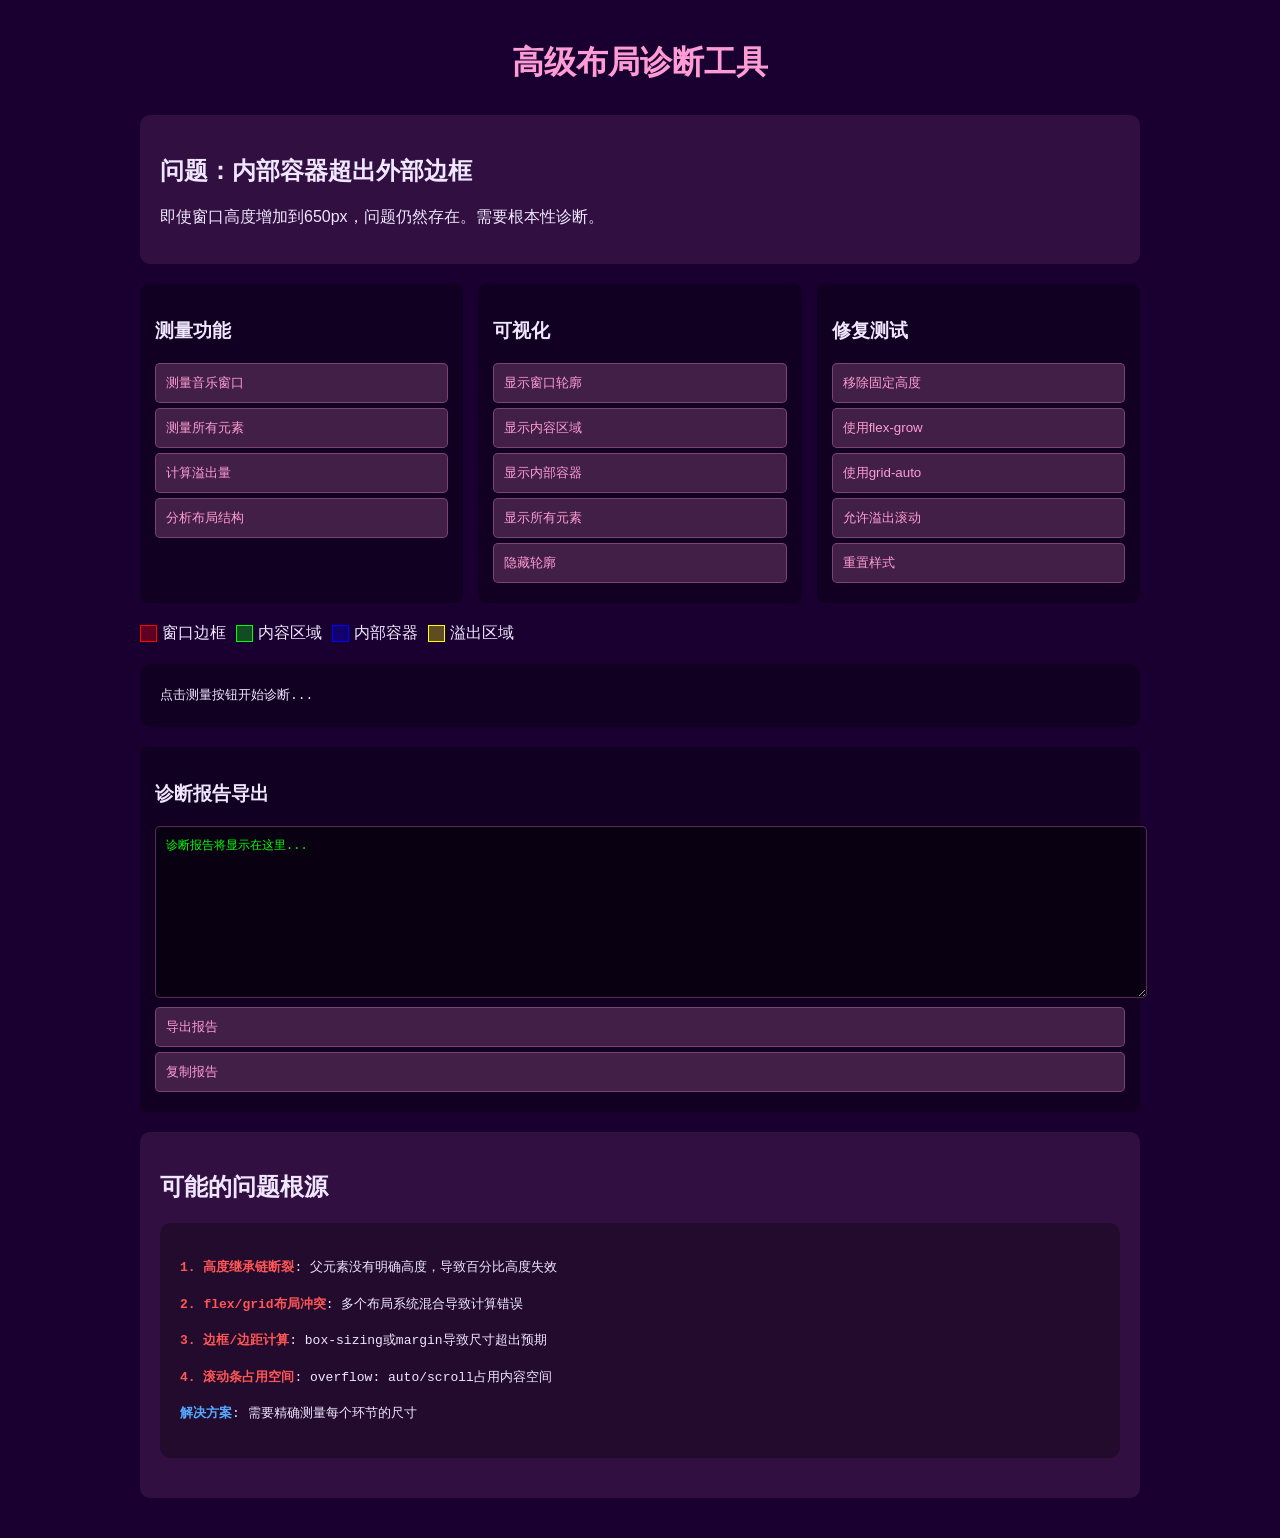
<file: advanced-diagnostic.html>
<!DOCTYPE html>
<html lang="zh-CN">
<head>
    <meta charset="UTF-8">
    <meta name="viewport" content="width=device-width, initial-scale=1.0">
    <title>高级布局诊断工具</title>
    <style>
        body {
            background: #1a0030;
            color: #f0e6ff;
            font-family: 'Microsoft YaHei', sans-serif;
            padding: 20px;
            margin: 0;
        }
        
        .diagnostic-container {
            max-width: 1000px;
            margin: 0 auto;
        }
        
        h1 {
            color: #ff9cd6;
            text-align: center;
            margin-bottom: 30px;
        }
        
        .diagnostic-section {
            margin: 20px 0;
            padding: 20px;
            background: rgba(255, 156, 214, 0.1);
            border-radius: 10px;
        }
        
        .control-panel {
            display: grid;
            grid-template-columns: repeat(auto-fit, minmax(200px, 1fr));
            gap: 15px;
            margin: 20px 0;
        }
        
        .control-group {
            background: rgba(0, 0, 0, 0.3);
            padding: 15px;
            border-radius: 8px;
        }
        
        .control-btn {
            display: block;
            width: 100%;
            padding: 10px;
            margin: 5px 0;
            background: rgba(255, 156, 214, 0.2);
            border: 1px solid rgba(255, 156, 214, 0.3);
            border-radius: 5px;
            color: #ff9cd6;
            cursor: pointer;
            text-align: left;
        }
        
        .control-btn:hover {
            background: rgba(255, 156, 214, 0.3);
        }
        
        .measurement-results {
            background: rgba(0, 0, 0, 0.3);
            padding: 20px;
            border-radius: 10px;
            margin: 20px 0;
            font-family: 'Consolas', monospace;
            font-size: 13px;
            line-height: 1.8;
            max-height: 500px;
            overflow-y: auto;
        }
        
        .element-path {
            color: #ff9cd6;
            font-weight: bold;
        }
        
        .dimension-value {
            color: #00ff00;
        }
        
        .problem-value {
            color: #ff5555;
            font-weight: bold;
        }
        
        .solution-value {
            color: #55aaff;
            font-weight: bold;
        }
        
        .visual-overlay {
            position: fixed;
            top: 0;
            left: 0;
            right: 0;
            bottom: 0;
            pointer-events: none;
            z-index: 99999;
            display: none;
        }
        
        .overlay-element {
            position: absolute;
            border: 2px solid;
            background: rgba(255, 255, 255, 0.05);
            box-sizing: border-box;
        }
        
        .overlay-label {
            position: absolute;
            background: rgba(0, 0, 0, 0.8);
            color: white;
            padding: 3px 6px;
            font-size: 11px;
            border-radius: 3px;
            white-space: nowrap;
            pointer-events: auto;
            cursor: pointer;
        }
        
        .color-legend {
            display: flex;
            flex-wrap: wrap;
            gap: 10px;
            margin: 10px 0;
        }
        
        .color-item {
            display: flex;
            align-items: center;
            gap: 5px;
        }
        
        .color-box {
            width: 15px;
            height: 15px;
            border: 1px solid white;
        }
        
        .export-panel {
            background: rgba(0, 0, 0, 0.3);
            padding: 15px;
            border-radius: 8px;
            margin: 20px 0;
        }
        
        .export-textarea {
            width: 100%;
            height: 150px;
            background: rgba(0, 0, 0, 0.5);
            color: #00ff00;
            border: 1px solid rgba(255, 156, 214, 0.3);
            border-radius: 5px;
            padding: 10px;
            font-family: 'Consolas', monospace;
            font-size: 12px;
            resize: vertical;
        }
    </style>
</head>
<body>
    <div class="diagnostic-container">
        <h1>高级布局诊断工具</h1>
        
        <div class="diagnostic-section">
            <h2>问题：内部容器超出外部边框</h2>
            <p>即使窗口高度增加到650px，问题仍然存在。需要根本性诊断。</p>
        </div>
        
        <div class="control-panel">
            <div class="control-group">
                <h3>测量功能</h3>
                <button class="control-btn" onclick="measureMusicWindow()">测量音乐窗口</button>
                <button class="control-btn" onclick="measureAllElements()">测量所有元素</button>
                <button class="control-btn" onclick="calculateOverflow()">计算溢出量</button>
                <button class="control-btn" onclick="analyzeLayout()">分析布局结构</button>
            </div>
            
            <div class="control-group">
                <h3>可视化</h3>
                <button class="control-btn" onclick="toggleOverlay('window')">显示窗口轮廓</button>
                <button class="control-btn" onclick="toggleOverlay('content')">显示内容区域</button>
                <button class="control-btn" onclick="toggleOverlay('containers')">显示内部容器</button>
                <button class="control-btn" onclick="toggleOverlay('all')">显示所有元素</button>
                <button class="control-btn" onclick="hideOverlay()">隐藏轮廓</button>
            </div>
            
            <div class="control-group">
                <h3>修复测试</h3>
                <button class="control-btn" onclick="testFix('remove-height')">移除固定高度</button>
                <button class="control-btn" onclick="testFix('flex-grow')">使用flex-grow</button>
                <button class="control-btn" onclick="testFix('grid-auto')">使用grid-auto</button>
                <button class="control-btn" onclick="testFix('overflow-auto')">允许溢出滚动</button>
                <button class="control-btn" onclick="resetStyles()">重置样式</button>
            </div>
        </div>
        
        <div class="color-legend">
            <div class="color-item">
                <div class="color-box" style="background: rgba(255, 0, 0, 0.3); border-color: red;"></div>
                <span>窗口边框</span>
            </div>
            <div class="color-item">
                <div class="color-box" style="background: rgba(0, 255, 0, 0.3); border-color: #00ff00;"></div>
                <span>内容区域</span>
            </div>
            <div class="color-item">
                <div class="color-box" style="background: rgba(0, 0, 255, 0.3); border-color: blue;"></div>
                <span>内部容器</span>
            </div>
            <div class="color-item">
                <div class="color-box" style="background: rgba(255, 255, 0, 0.3); border-color: yellow;"></div>
                <span>溢出区域</span>
            </div>
        </div>
        
        <div class="measurement-results" id="measurement-results">
            点击测量按钮开始诊断...
        </div>
        
        <div class="export-panel">
            <h3>诊断报告导出</h3>
            <textarea class="export-textarea" id="export-textarea" readonly>诊断报告将显示在这里...</textarea>
            <button class="control-btn" onclick="exportReport()">导出报告</button>
            <button class="control-btn" onclick="copyReport()">复制报告</button>
        </div>
        
        <div class="diagnostic-section">
            <h2>可能的问题根源</h2>
            <div class="measurement-results">
                <p><span class="problem-value">1. 高度继承链断裂</span>: 父元素没有明确高度，导致百分比高度失效</p>
                <p><span class="problem-value">2. flex/grid布局冲突</span>: 多个布局系统混合导致计算错误</p>
                <p><span class="problem-value">3. 边框/边距计算</span>: box-sizing或margin导致尺寸超出预期</p>
                <p><span class="problem-value">4. 滚动条占用空间</span>: overflow: auto/scroll占用内容空间</p>
                <p><span class="solution-value">解决方案</span>: 需要精确测量每个环节的尺寸</p>
            </div>
        </div>
    </div>
    
    <div class="visual-overlay" id="visual-overlay"></div>
    
    <script>
        const measurementResults = document.getElementById('measurement-results');
        const exportTextarea = document.getElementById('export-textarea');
        const visualOverlay = document.getElementById('visual-overlay');
        let currentOverlay = null;
        let diagnosticData = {};
        
        // 测量音乐窗口
        function measureMusicWindow() {
            try {
                const musicWindow = window.opener ? 
                    window.opener.document.getElementById('music-window') : 
                    null;
                    
                if (!musicWindow) {
                    measurementResults.innerHTML = '<span class="problem-value">错误: 无法访问音乐窗口。请在新标签页打开原页面。</span>';
                    return;
                }
                
                diagnosticData = {};
                const elements = [
                    { id: 'music-window', name: '音乐窗口' },
                    { selector: '.window-content', name: '内容区域' },
                    { selector: '.music-player-container', name: '音乐播放器容器' },
                    { selector: '.player-main', name: '主区域网格' },
                    { selector: '.now-playing', name: '当前播放区域' },
                    { selector: '.playlist-section', name: '播放列表区域' },
                    { selector: '.playlist-items', name: '播放列表项容器' }
                ];
                
                let html = '<h3>音乐窗口详细测量</h3>';
                const report = [];
                
                elements.forEach(element => {
                    const el = element.id ? 
                        window.opener.document.getElementById(element.id) :
                        musicWindow.querySelector(element.selector);
                        
                    if (el) {
                        const rect = el.getBoundingClientRect();
                        const computedStyle = window.opener.getComputedStyle(el);
                        
                        const data = {
                            name: element.name,
                            width: rect.width,
                            height: rect.height,
                            top: rect.top,
                            bottom: rect.bottom,
                            left: rect.left,
                            right: rect.right,
                            marginTop: computedStyle.marginTop,
                            marginBottom: computedStyle.marginBottom,
                            paddingTop: computedStyle.paddingTop,
                            paddingBottom: computedStyle.paddingBottom,
                            borderTopWidth: computedStyle.borderTopWidth,
                            borderBottomWidth: computedStyle.borderBottomWidth,
                            boxSizing: computedStyle.boxSizing,
                            overflow: computedStyle.overflow,
                            display: computedStyle.display
                        };
                        
                        diagnosticData[element.name] = data;
                        
                        html += `
                            <div style="margin: 10px 0; padding: 10px; background: rgba(0,0,0,0.2); border-radius: 5px;">
                                <span class="element-path">${element.name}</span><br>
                                尺寸: <span class="dimension-value">${Math.round(rect.width)}px × ${Math.round(rect.height)}px</span><br>
                                位置: top=${Math.round(rect.top)}px, bottom=${Math.round(rect.bottom)}px<br>
                                边距: ${computedStyle.marginTop} ${computedStyle.marginBottom}<br>
                                内边距: ${computedStyle.paddingTop} ${computedStyle.paddingBottom}<br>
                                边框: ${computedStyle.borderTopWidth} ${computedStyle.borderBottomWidth}<br>
                                布局: ${computedStyle.display}, overflow: ${computedStyle.overflow}
                            </div>
                        `;
                        
                        report.push(`${element.name}: ${Math.round(rect.width)}px × ${Math.round(rect.height)}px (top:${Math.round(rect.top)}px, bottom:${Math.round(rect.bottom)}px)`);
                    }
                });
                
                // 计算溢出
                const windowRect = diagnosticData['音乐窗口'];
                const contentRect = diagnosticData['内容区域'];
                
                if (windowRect && contentRect) {
                    const windowBottom = windowRect.top + windowRect.height;
                    const contentBottom = contentRect.top + contentRect.height;
                    const overflow = contentBottom - windowBottom;
                    
                    if (overflow > 0) {
                        html += `<div style="margin: 15px 0; padding: 10px; background: rgba(255,0,0,0.2); border-radius: 5px;">
                            <span class="problem-value">⚠️ 检测到溢出!</span><br>
                            内容底部超出窗口底部: <span class="problem-value">${Math.round(overflow)}px</span><br>
                            窗口底部: ${Math.round(windowBottom)}px<br>
                            内容底部: ${Math.round(contentBottom)}px
                        </div>`;
                        
                        report.push(`溢出检测: 内容超出窗口底部 ${Math.round(overflow)}px`);
                    }
                }
                
                measurementResults.innerHTML = html;
                exportTextarea.value = report.join('\n');
                
            } catch (error) {
                measurementResults.innerHTML = `<span class="problem-value">测量错误: ${error.message}</span>`;
            }
        }
        
        // 测量所有元素
        function measureAllElements() {
            // 简化版本，实际需要遍历DOM树
            measurementResults.innerHTML = '正在测量所有元素...<br>请先使用"测量音乐窗口"功能';
        }
        
        // 计算溢出量
        function calculateOverflow() {
            if (!diagnosticData['音乐窗口'] || !diagnosticData['内容区域']) {
                measurementResults.innerHTML = '<span class="problem-value">请先使用"测量音乐窗口"功能</span>';
                return;
            }
            
            const windowData = diagnosticData['音乐窗口'];
            const contentData = diagnosticData['内容区域'];
            
            const windowHeight = windowData.height;
            const contentHeight = contentData.height;
            const windowBottom = windowData.top + windowData.height;
            const contentBottom = contentData.top + contentData.height;
            
            const overflow = contentBottom - windowBottom;
            const heightDifference = contentHeight - windowHeight;
            
            let html = '<h3>溢出计算分析</h3>';
            html += `<p>窗口高度: <span class="dimension-value">${Math.round(windowHeight)}px</span></p>`;
            html += `<p>内容高度: <span class="dimension-value">${Math.round(contentHeight)}px</span></p>`;
            html += `<p>高度差异: <span class="${heightDifference > 0 ? 'problem-value' : 'dimension-value'}">${Math.round(heightDifference)}px</span></p>`;
            html += `<p>实际溢出: <span class="${overflow > 0 ? 'problem-value' : 'dimension-value'}">${Math.round(overflow)}px</span></p>`;
            
            if (overflow > 0) {
                html += `<div style="margin: 15px 0; padding: 10px; background: rgba(255,0,0,0.2); border-radius: 5px;">
                    <span class="problem-value">⚠️ 溢出分析</span><br>
                    内容超出窗口: ${Math.round(overflow)}px<br>
                    可能需要: 增加窗口高度 ${Math.round(overflow + 20)}px 或减少内容高度
                </div>`;
            }
            
            measurementResults.innerHTML = html;
        }
        
        // 分析布局结构
        function analyzeLayout() {
            let html = '<h3>布局结构分析</h3>';
            
            html += `<p><span class="problem-value">可能的问题:</span></p>`;
            html += `<ol>
                <li><strong>高度继承链</strong>: 检查父元素是否有明确高度</li>
                <li><strong>flex/grid冲突</strong>: 混合布局可能导致计算错误</li>
                <li><strong>边框边距</strong>: box-sizing: border-box 是否一致</li>
                <li><strong>滚动条空间</strong>: overflow 属性是否占用内容空间</li>
            </ol>`;
            
            html += `<p><span class="solution-value">建议的修复步骤:</span></p>`;
            html += `<ol>
                <li>确保所有父元素都有明确高度</li>
                <li>统一使用 box-sizing: border-box</li>
                <li>避免混合 flex 和 grid 布局</li>
                <li>考虑使用 min-height 而不是 height</li>
                <li>测试移除所有固定高度，使用自适应布局</li>
            </ol>`;
            
            measurementResults.innerHTML = html;
        }
        
        // 可视化轮廓
        function toggleOverlay(type) {
            try {
                const musicWindow = window.opener ? 
                    window.opener.document.getElementById('music-window') : 
                    null;
                    
                if (!musicWindow) {
                    alert('请在新标签页打开原页面');
                    return;
                }
                
                visualOverlay.innerHTML = '';
                visualOverlay.style.display = 'block';
                currentOverlay = type;
                
                const colors = {
                    'window': { border: '
</file>
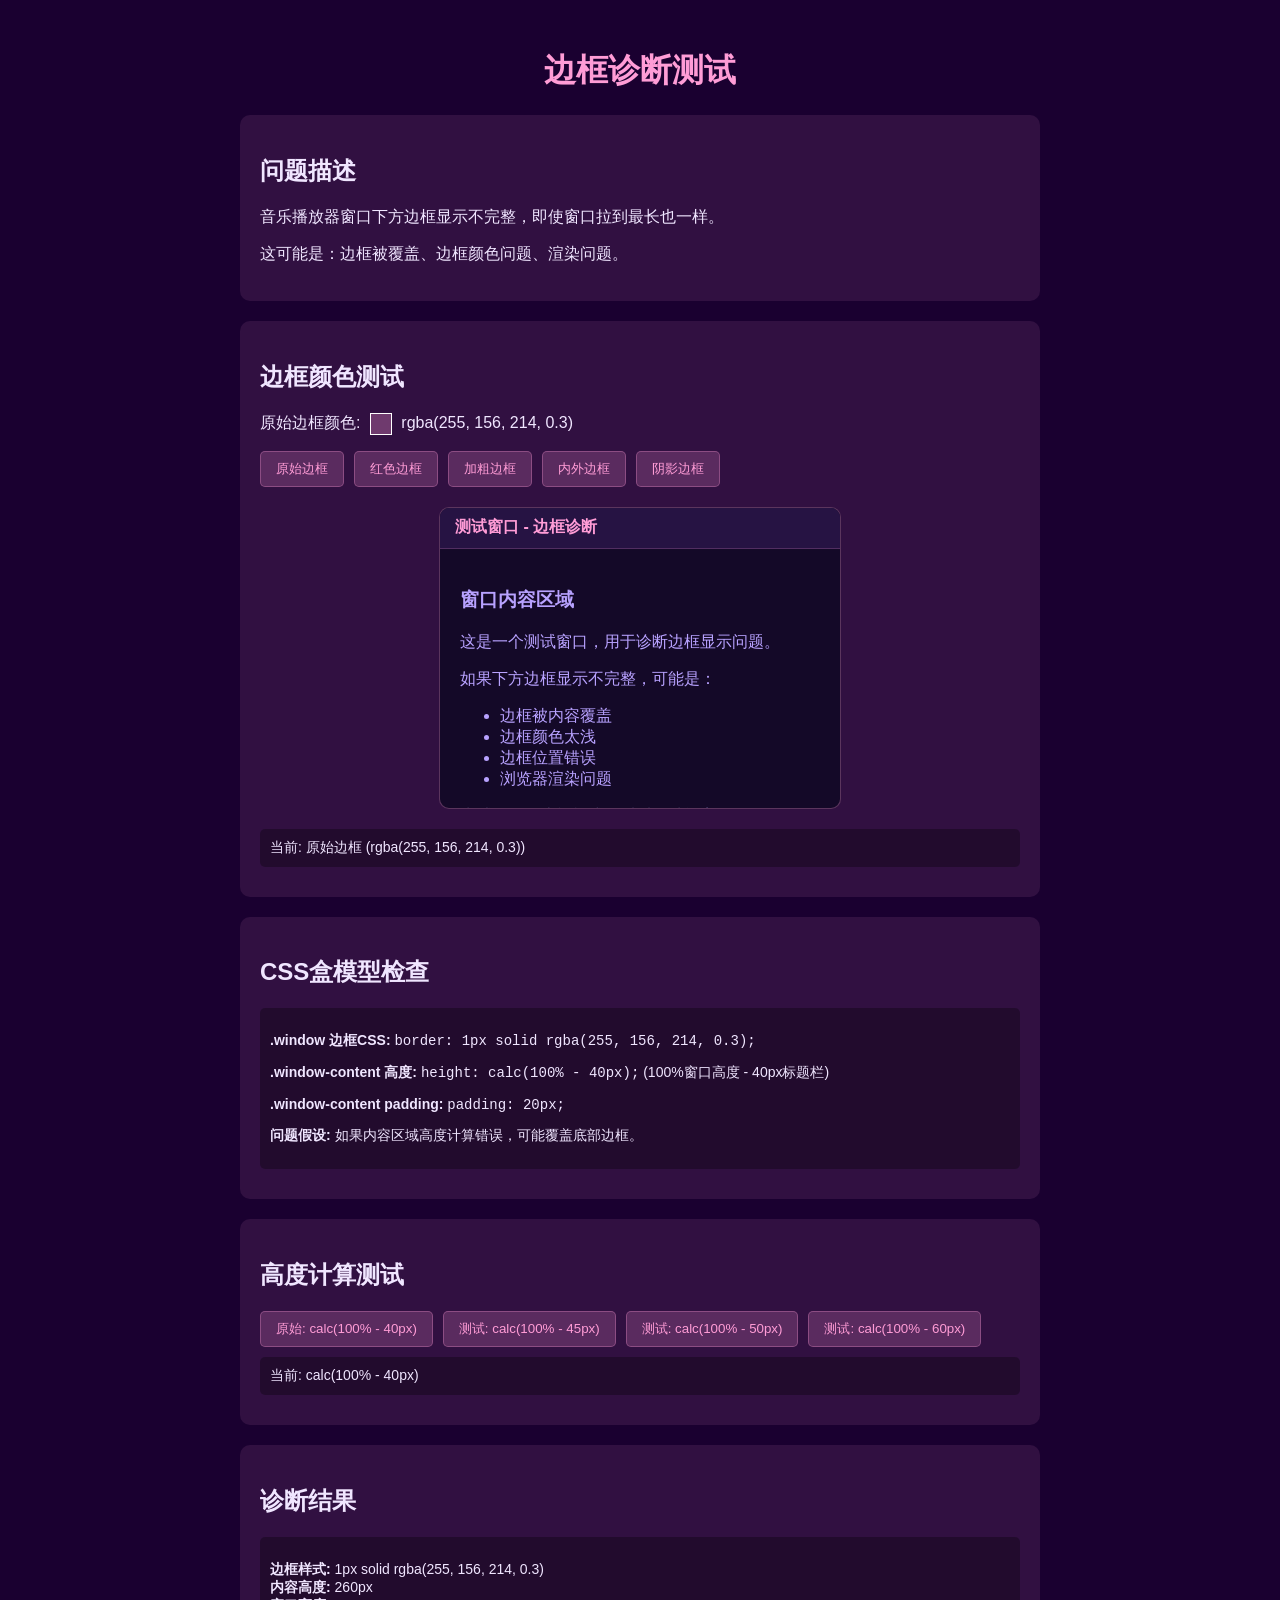
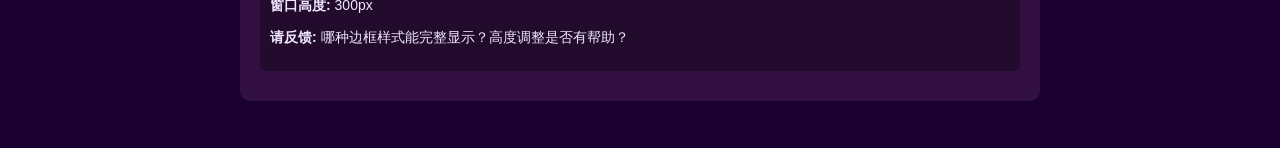
<file: border-diagnostic.html>
<!DOCTYPE html>
<html lang="zh-CN">
<head>
    <meta charset="UTF-8">
    <meta name="viewport" content="width=device-width, initial-scale=1.0">
    <title>边框诊断测试</title>
    <style>
        body {
            background: #1a0030;
            color: #f0e6ff;
            font-family: 'Microsoft YaHei', sans-serif;
            padding: 20px;
        }
        
        .test-container {
            max-width: 800px;
            margin: 0 auto;
        }
        
        h1 {
            color: #ff9cd6;
            text-align: center;
        }
        
        .test-section {
            margin: 20px 0;
            padding: 20px;
            background: rgba(255, 156, 214, 0.1);
            border-radius: 10px;
        }
        
        .test-window {
            position: relative;
            width: 400px;
            height: 300px;
            margin: 20px auto;
            background: rgba(20, 10, 40, 0.95);
            border-radius: 10px;
            overflow: hidden;
        }
        
        /* 测试1: 原始边框 */
        .test-original {
            border: 1px solid rgba(255, 156, 214, 0.3);
        }
        
        /* 测试2: 鲜艳红色边框 */
        .test-red {
            border: 3px solid red !important;
        }
        
        /* 测试3: 加粗边框 */
        .test-thick {
            border: 5px solid #ff9cd6 !important;
        }
        
        /* 测试4: 内外边框 */
        .test-double {
            border: 2px solid #ff9cd6;
            outline: 2px solid rgba(255, 156, 214, 0.5);
        }
        
        /* 测试5: 阴影边框 */
        .test-shadow {
            border: 1px solid rgba(255, 156, 214, 0.3);
            box-shadow: 
                0 0 0 1px rgba(255, 156, 214, 0.5),
                inset 0 0 0 1px rgba(255, 156, 214, 0.5);
        }
        
        .window-header {
            height: 40px;
            background: rgba(40, 20, 70, 0.9);
            border-bottom: 1px solid rgba(255, 156, 214, 0.2);
            display: flex;
            align-items: center;
            padding: 0 15px;
            color: #ff9cd6;
            font-weight: bold;
        }
        
        .window-content {
            padding: 20px;
            height: calc(100% - 40px);
            overflow: auto;
            color: #b8a2ff;
        }
        
        .test-controls {
            display: flex;
            gap: 10px;
            flex-wrap: wrap;
            margin: 10px 0;
        }
        
        .test-btn {
            padding: 8px 15px;
            background: rgba(255, 156, 214, 0.2);
            border: 1px solid rgba(255, 156, 214, 0.3);
            border-radius: 5px;
            color: #ff9cd6;
            cursor: pointer;
        }
        
        .test-btn:hover {
            background: rgba(255, 156, 214, 0.3);
        }
        
        .diagnostic-info {
            background: rgba(0, 0, 0, 0.3);
            padding: 10px;
            border-radius: 5px;
            margin: 10px 0;
            font-size: 14px;
        }
        
        .color-sample {
            display: inline-block;
            width: 20px;
            height: 20px;
            vertical-align: middle;
            margin: 0 5px;
            border: 1px solid white;
        }
    </style>
</head>
<body>
    <div class="test-container">
        <h1>边框诊断测试</h1>
        
        <div class="test-section">
            <h2>问题描述</h2>
            <p>音乐播放器窗口下方边框显示不完整，即使窗口拉到最长也一样。</p>
            <p>这可能是：边框被覆盖、边框颜色问题、渲染问题。</p>
        </div>
        
        <div class="test-section">
            <h2>边框颜色测试</h2>
            <p>原始边框颜色: <span class="color-sample" style="background: rgba(255, 156, 214, 0.3);"></span> rgba(255, 156, 214, 0.3)</p>
            
            <div class="test-controls">
                <button class="test-btn" onclick="applyTest('original')">原始边框</button>
                <button class="test-btn" onclick="applyTest('red')">红色边框</button>
                <button class="test-btn" onclick="applyTest('thick')">加粗边框</button>
                <button class="test-btn" onclick="applyTest('double')">内外边框</button>
                <button class="test-btn" onclick="applyTest('shadow')">阴影边框</button>
            </div>
            
            <div class="test-window test-original" id="test-window">
                <div class="window-header">
                    测试窗口 - 边框诊断
                </div>
                <div class="window-content">
                    <h3>窗口内容区域</h3>
                    <p>这是一个测试窗口，用于诊断边框显示问题。</p>
                    <p>如果下方边框显示不完整，可能是：</p>
                    <ul>
                        <li>边框被内容覆盖</li>
                        <li>边框颜色太浅</li>
                        <li>边框位置错误</li>
                        <li>浏览器渲染问题</li>
                    </ul>
                    <p>尝试不同的边框样式，看看哪种能完整显示。</p>
                </div>
            </div>
            
            <div class="diagnostic-info" id="diagnostic-info">
                当前: 原始边框 (rgba(255, 156, 214, 0.3))
            </div>
        </div>
        
        <div class="test-section">
            <h2>CSS盒模型检查</h2>
            <div class="diagnostic-info">
                <p><strong>.window 边框CSS:</strong> <code>border: 1px solid rgba(255, 156, 214, 0.3);</code></p>
                <p><strong>.window-content 高度:</strong> <code>height: calc(100% - 40px);</code> (100%窗口高度 - 40px标题栏)</p>
                <p><strong>.window-content padding:</strong> <code>padding: 20px;</code></p>
                <p><strong>问题假设:</strong> 如果内容区域高度计算错误，可能覆盖底部边框。</p>
            </div>
        </div>
        
        <div class="test-section">
            <h2>高度计算测试</h2>
            <div class="test-controls">
                <button class="test-btn" onclick="testHeight('calc(100% - 40px)')">原始: calc(100% - 40px)</button>
                <button class="test-btn" onclick="testHeight('calc(100% - 45px)')">测试: calc(100% - 45px)</button>
                <button class="test-btn" onclick="testHeight('calc(100% - 50px)')">测试: calc(100% - 50px)</button>
                <button class="test-btn" onclick="testHeight('calc(100% - 60px)')">测试: calc(100% - 60px)</button>
            </div>
            <div class="diagnostic-info" id="height-info">
                当前: calc(100% - 40px)
            </div>
        </div>
        
        <div class="test-section">
            <h2>诊断结果</h2>
            <div class="diagnostic-info">
                <p id="result-text">等待测试...</p>
                <p><strong>请反馈:</strong> 哪种边框样式能完整显示？高度调整是否有帮助？</p>
            </div>
        </div>
    </div>
    
    <script>
        const testWindow = document.getElementById('test-window');
        const diagnosticInfo = document.getElementById('diagnostic-info');
        const heightInfo = document.getElementById('height-info');
        const resultText = document.getElementById('result-text');
        
        // 边框样式测试
        function applyTest(testType) {
            // 移除所有测试类
            testWindow.className = 'test-window';
            
            // 添加对应的测试类
            switch(testType) {
                case 'original':
                    testWindow.classList.add('test-original');
                    diagnosticInfo.innerHTML = '当前: 原始边框 (rgba(255, 156, 214, 0.3))';
                    break;
                case 'red':
                    testWindow.classList.add('test-red');
                    diagnosticInfo.innerHTML = '当前: 红色边框 (3px solid red)';
                    break;
                case 'thick':
                    testWindow.classList.add('test-thick');
                    diagnosticInfo.innerHTML = '当前: 加粗边框 (5px solid #ff9cd6)';
                    break;
                case 'double':
                    testWindow.classList.add('test-double');
                    diagnosticInfo.innerHTML = '当前: 内外边框';
                    break;
                case 'shadow':
                    testWindow.classList.add('test-shadow');
                    diagnosticInfo.innerHTML = '当前: 阴影边框';
                    break;
            }
            
            updateResult();
        }
        
        // 高度计算测试
        function testHeight(heightValue) {
            const content = testWindow.querySelector('.window-content');
            if (content) {
                content.style.height = heightValue;
                heightInfo.innerHTML = `当前: ${heightValue}`;
                updateResult();
            }
        }
        
        // 更新诊断结果
        function updateResult() {
            const borderStyle = window.getComputedStyle(testWindow).borderBottom;
            const contentHeight = window.getComputedStyle(testWindow.querySelector('.window-content')).height;
            
            resultText.innerHTML = `
                <strong>边框样式:</strong> ${borderStyle}<br>
                <strong>内容高度:</strong> ${contentHeight}<br>
                <strong>窗口高度:</strong> ${window.getComputedStyle(testWindow).height}
            `;
        }
        
        // 初始化
        document.addEventListener('DOMContentLoaded', function() {
            updateResult();
            console.log('边框诊断测试已加载');
            console.log('测试说明:');
            console.log('1. 点击不同边框样式按钮，观察边框显示');
            console.log('2. 点击高度计算按钮，测试不同高度');
            console.log('3. 反馈哪种设置能让边框完整显示');
        });
    </script>
</body>
</html>
</file>
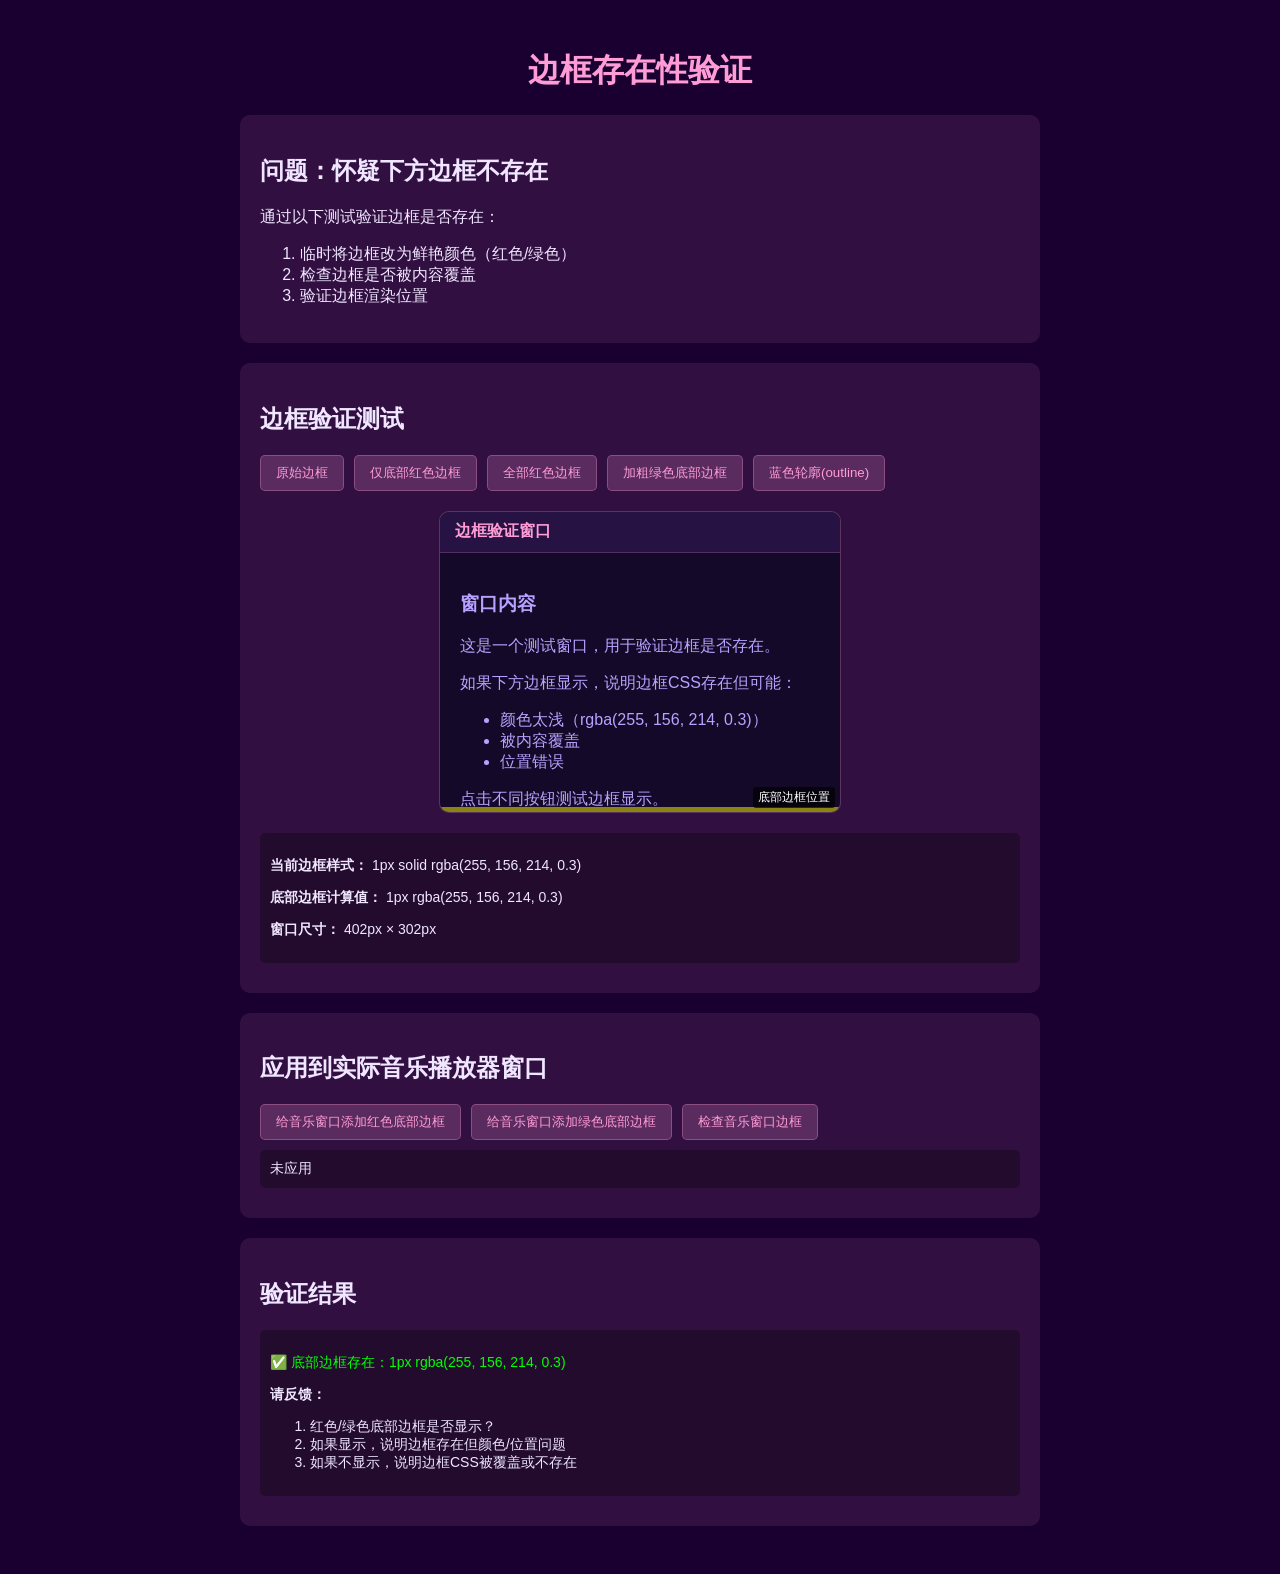
<file: border-existence-test.html>
<!DOCTYPE html>
<html lang="zh-CN">
<head>
    <meta charset="UTF-8">
    <meta name="viewport" content="width=device-width, initial-scale=1.0">
    <title>边框存在性验证</title>
    <style>
        body {
            background: #1a0030;
            color: #f0e6ff;
            font-family: 'Microsoft YaHei', sans-serif;
            padding: 20px;
        }
        
        .test-container {
            max-width: 800px;
            margin: 0 auto;
        }
        
        h1 {
            color: #ff9cd6;
            text-align: center;
        }
        
        .test-section {
            margin: 20px 0;
            padding: 20px;
            background: rgba(255, 156, 214, 0.1);
            border-radius: 10px;
        }
        
        .test-controls {
            display: flex;
            gap: 10px;
            flex-wrap: wrap;
            margin: 10px 0;
        }
        
        .test-btn {
            padding: 8px 15px;
            background: rgba(255, 156, 214, 0.2);
            border: 1px solid rgba(255, 156, 214, 0.3);
            border-radius: 5px;
            color: #ff9cd6;
            cursor: pointer;
        }
        
        .test-btn:hover {
            background: rgba(255, 156, 214, 0.3);
        }
        
        .diagnostic-info {
            background: rgba(0, 0, 0, 0.3);
            padding: 10px;
            border-radius: 5px;
            margin: 10px 0;
            font-size: 14px;
        }
        
        .window-test {
            position: relative;
            width: 400px;
            height: 300px;
            margin: 20px auto;
            background: rgba(20, 10, 40, 0.95);
            border-radius: 10px;
            overflow: hidden;
        }
        
        /* 测试边框样式 */
        .border-original {
            border: 1px solid rgba(255, 156, 214, 0.3);
        }
        
        .border-red-bottom {
            border-bottom: 5px solid red !important;
        }
        
        .border-red-all {
            border: 5px solid red !important;
        }
        
        .border-thick-bottom {
            border-bottom: 10px solid #00ff00 !important;
        }
        
        .border-outline {
            outline: 5px solid blue !important;
        }
        
        .window-header {
            height: 40px;
            background: rgba(40, 20, 70, 0.9);
            border-bottom: 1px solid rgba(255, 156, 214, 0.2);
            display: flex;
            align-items: center;
            padding: 0 15px;
            color: #ff9cd6;
            font-weight: bold;
        }
        
        .window-content {
            padding: 20px;
            height: calc(100% - 40px);
            overflow: auto;
            color: #b8a2ff;
        }
        
        .border-visualizer {
            position: absolute;
            pointer-events: none;
            z-index: 10000;
        }
        
        .visualizer-bottom {
            bottom: 0;
            left: 0;
            right: 0;
            height: 5px;
            background: rgba(255, 255, 0, 0.5);
        }
        
        .visualizer-label {
            position: absolute;
            background: rgba(0, 0, 0, 0.7);
            color: white;
            padding: 2px 5px;
            font-size: 12px;
            border-radius: 3px;
        }
    </style>
</head>
<body>
    <div class="test-container">
        <h1>边框存在性验证</h1>
        
        <div class="test-section">
            <h2>问题：怀疑下方边框不存在</h2>
            <p>通过以下测试验证边框是否存在：</p>
            <ol>
                <li>临时将边框改为鲜艳颜色（红色/绿色）</li>
                <li>检查边框是否被内容覆盖</li>
                <li>验证边框渲染位置</li>
            </ol>
        </div>
        
        <div class="test-section">
            <h2>边框验证测试</h2>
            
            <div class="test-controls">
                <button class="test-btn" onclick="testBorder('original')">原始边框</button>
                <button class="test-btn" onclick="testBorder('red-bottom')">仅底部红色边框</button>
                <button class="test-btn" onclick="testBorder('red-all')">全部红色边框</button>
                <button class="test-btn" onclick="testBorder('thick-bottom')">加粗绿色底部边框</button>
                <button class="test-btn" onclick="testBorder('outline')">蓝色轮廓(outline)</button>
            </div>
            
            <div class="window-test border-original" id="test-window">
                <div class="border-visualizer visualizer-bottom" id="bottom-visualizer">
                    <div class="visualizer-label" style="right: 5px; top: -20px;">底部边框位置</div>
                </div>
                
                <div class="window-header">
                    边框验证窗口
                </div>
                <div class="window-content">
                    <h3>窗口内容</h3>
                    <p>这是一个测试窗口，用于验证边框是否存在。</p>
                    <p>如果下方边框显示，说明边框CSS存在但可能：</p>
                    <ul>
                        <li>颜色太浅（rgba(255, 156, 214, 0.3)）</li>
                        <li>被内容覆盖</li>
                        <li>位置错误</li>
                    </ul>
                    <p>点击不同按钮测试边框显示。</p>
                </div>
            </div>
            
            <div class="diagnostic-info" id="diagnostic-info">
                <p><strong>当前边框样式：</strong> <span id="current-border">1px solid rgba(255, 156, 214, 0.3)</span></p>
                <p><strong>底部边框计算值：</strong> <span id="computed-border">计算中...</span></p>
                <p><strong>窗口尺寸：</strong> <span id="window-size">计算中...</span></p>
            </div>
        </div>
        
        <div class="test-section">
            <h2>应用到实际音乐播放器窗口</h2>
            <div class="test-controls">
                <button class="test-btn" onclick="applyToMusicWindow('red-bottom')">给音乐窗口添加红色底部边框</button>
                <button class="test-btn" onclick="applyToMusicWindow('thick-bottom')">给音乐窗口添加绿色底部边框</button>
                <button class="test-btn" onclick="inspectMusicWindow()">检查音乐窗口边框</button>
            </div>
            <div class="diagnostic-info" id="music-window-info">
                未应用
            </div>
        </div>
        
        <div class="test-section">
            <h2>验证结果</h2>
            <div class="diagnostic-info">
                <p id="result-text">等待测试...</p>
                <p><strong>请反馈：</strong></p>
                <ol>
                    <li>红色/绿色底部边框是否显示？</li>
                    <li>如果显示，说明边框存在但颜色/位置问题</li>
                    <li>如果不显示，说明边框CSS被覆盖或不存在</li>
                </ol>
            </div>
        </div>
    </div>
    
    <script>
        const testWindow = document.getElementById('test-window');
        const diagnosticInfo = document.getElementById('diagnostic-info');
        const currentBorderSpan = document.getElementById('current-border');
        const computedBorderSpan = document.getElementById('computed-border');
        const windowSizeSpan = document.getElementById('window-size');
        const musicWindowInfo = document.getElementById('music-window-info');
        const resultText = document.getElementById('result-text');
        
        // 边框测试
        function testBorder(testType) {
            // 移除所有边框类
            testWindow.className = 'window-test';
            
            // 添加对应的边框类
            switch(testType) {
                case 'original':
                    testWindow.classList.add('border-original');
                    currentBorderSpan.textContent = '1px solid rgba(255, 156, 214, 0.3)';
                    break;
                case 'red-bottom':
                    testWindow.classList.add('border-original', 'border-red-bottom');
                    currentBorderSpan.textContent = '底部: 5px solid red';
                    break;
                case 'red-all':
                    testWindow.classList.add('border-red-all');
                    currentBorderSpan.textContent = '全部: 5px solid red';
                    break;
                case 'thick-bottom':
                    testWindow.classList.add('border-original', 'border-thick-bottom');
                    currentBorderSpan.textContent = '底部: 10px solid #00ff00';
                    break;
                case 'outline':
                    testWindow.classList.add('border-original', 'border-outline');
                    currentBorderSpan.textContent = '轮廓: 5px solid blue (outline)';
                    break;
            }
            
            updateDiagnostics();
        }
        
        // 应用到音乐播放器窗口
        function applyToMusicWindow(borderType) {
            // 尝试在原始页面中应用
            try {
                const musicWindow = window.opener ? 
                    window.opener.document.getElementById('music-window') : 
                    null;
                    
                if (musicWindow) {
                    // 移除可能存在的测试类
                    musicWindow.classList.remove('border-red-bottom', 'border-thick-bottom');
                    
                    if (borderType === 'red-bottom') {
                        musicWindow.classList.add('border-red-bottom');
                        musicWindowInfo.innerHTML = '已应用：红色底部边框 (5px solid red)';
                    } else if (borderType === 'thick-bottom') {
                        musicWindow.classList.add('border-thick-bottom');
                        musicWindowInfo.innerHTML = '已应用：绿色底部边框 (10px solid #00ff00)';
                    }
                    
                    resultText.innerHTML = '<span style="color: #ff9cd6;">已应用到音乐播放器窗口，请检查原页面</span>';
                } else {
                    musicWindowInfo.innerHTML = '错误：无法访问原页面的音乐窗口';
                    resultText.innerHTML = '<span style="color: red;">请在新标签页打开原页面，然后重新测试</span>';
                }
            } catch (error) {
                musicWindowInfo.innerHTML = '错误：' + error.message;
            }
        }
        
        // 检查音乐窗口边框
        function inspectMusicWindow() {
            try {
                const musicWindow = window.opener ? 
                    window.opener.document.getElementById('music-window') : 
                    null;
                    
                if (musicWindow) {
                    const computedStyle = window.opener.getComputedStyle(musicWindow);
                    const borderBottom = computedStyle.borderBottom;
                    
                    musicWindowInfo.innerHTML = `
                        <strong>音乐窗口边框信息：</strong><br>
                        底部边框: ${borderBottom}<br>
                        边框宽度: ${computedStyle.borderBottomWidth}<br>
                        边框颜色: ${computedStyle.borderBottomColor}
                    `;
                    
                    resultText.innerHTML = `<span style="color: #ff9cd6;">边框存在：${borderBottom}</span>`;
                } else {
                    musicWindowInfo.innerHTML = '请先打开原页面';
                }
            } catch (error) {
                musicWindowInfo.innerHTML = '检查错误：' + error.message;
            }
        }
        
        // 更新诊断信息
        function updateDiagnostics() {
            const computedStyle = getComputedStyle(testWindow);
            const borderBottom = computedStyle.borderBottom;
            const borderBottomWidth = computedStyle.borderBottomWidth;
            const borderBottomColor = computedStyle.borderBottomColor;
            
            computedBorderSpan.textContent = `${borderBottomWidth} ${borderBottomColor}`;
            windowSizeSpan.textContent = `${testWindow.offsetWidth}px × ${testWindow.offsetHeight}px`;
            
            // 更新结果
            if (borderBottomWidth === '0px') {
                resultText.innerHTML = '<span style="color: red;">⚠️ 底部边框宽度为0px - 边框可能不存在或被覆盖</span>';
            } else {
                resultText.innerHTML = `<span style="color: #00ff00;">✅ 底部边框存在：${borderBottomWidth} ${borderBottomColor}</span>`;
            }
        }
        
        // 初始化
        document.addEventListener('DOMContentLoaded', function() {
            updateDiagnostics();
            
            console.log('边框存在性验证已加载');
            console.log('测试说明：');
            console.log('1. 点击不同边框按钮，观察底部边框是否显示');
            console.log('2. 如果鲜艳边框能显示，说明边框存在但颜色/位置问题');
            console.log('3. 如果鲜艳边框也不能显示，说明边框CSS被覆盖');
        });
    </script>
</body>
</html>
</file>
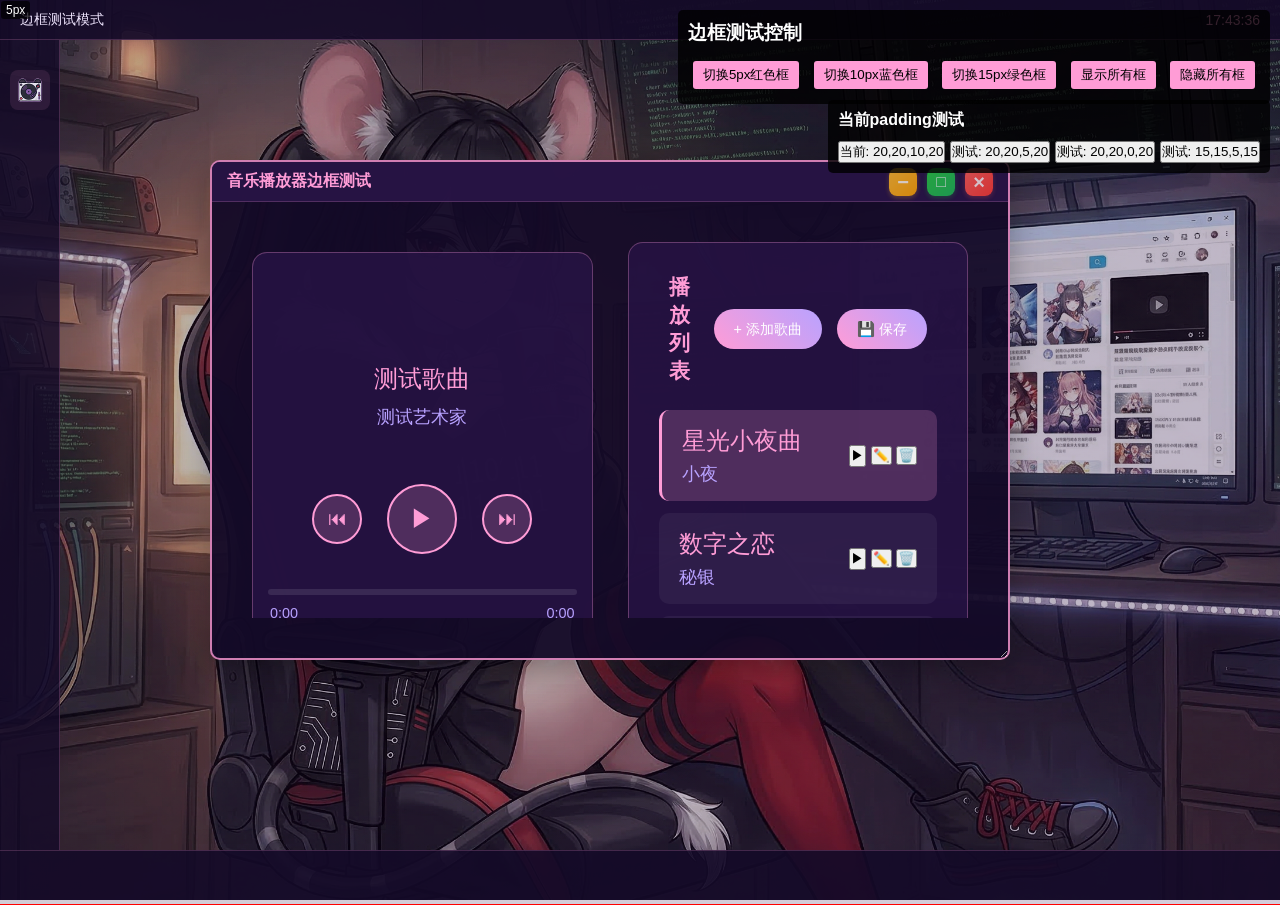
<file: border-test.html>
<!DOCTYPE html>
<html lang="zh-CN">
<head>
    <meta charset="UTF-8">
    <meta name="viewport" content="width=device-width, initial-scale=1.0">
    <title>边框测试 - 辅助框</title>
    <link rel="stylesheet" href="style.css">
    <style>
        /* 辅助框样式 */
        .border-guide {
            position: absolute;
            pointer-events: none;
            z-index: 9999;
        }
        
        .guide-5px {
            border: 1px solid red;
            outline: 4px solid rgba(255, 0, 0, 0.3);
            top: -5px;
            left: -5px;
            right: -5px;
            bottom: -5px;
        }
        
        .guide-10px {
            border: 1px solid blue;
            outline: 4px solid rgba(0, 0, 255, 0.3);
            top: -10px;
            left: -10px;
            right: -10px;
            bottom: -10px;
        }
        
        .guide-15px {
            border: 1px solid green;
            outline: 4px solid rgba(0, 255, 0, 0.3);
            top: -15px;
            left: -15px;
            right: -15px;
            bottom: -15px;
        }
        
        .guide-label {
            position: absolute;
            background: rgba(0, 0, 0, 0.7);
            color: white;
            padding: 2px 5px;
            font-size: 12px;
            border-radius: 3px;
        }
        
        .test-controls {
            position: fixed;
            top: 10px;
            right: 10px;
            background: rgba(0, 0, 0, 0.8);
            padding: 10px;
            border-radius: 5px;
            z-index: 10000;
        }
        
        .test-controls button {
            margin: 5px;
            padding: 5px 10px;
            background: #ff9cd6;
            border: none;
            border-radius: 3px;
            cursor: pointer;
        }
        
        .padding-test {
            position: fixed;
            top: 100px;
            right: 10px;
            background: rgba(0, 0, 0, 0.8);
            padding: 10px;
            border-radius: 5px;
            z-index: 10000;
            color: white;
        }
    </style>
</head>
<body>
    <div class="test-controls">
        <h3 style="color: white; margin: 0 0 10px 0;">边框测试控制</h3>
        <button onclick="toggleGuide('guide-5px')">切换5px红色框</button>
        <button onclick="toggleGuide('guide-10px')">切换10px蓝色框</button>
        <button onclick="toggleGuide('guide-15px')">切换15px绿色框</button>
        <button onclick="showAllGuides()">显示所有框</button>
        <button onclick="hideAllGuides()">隐藏所有框</button>
    </div>
    
    <div class="padding-test">
        <h4 style="margin: 0 0 10px 0;">当前padding测试</h4>
        <button onclick="testPadding('20px 20px 10px 20px')">当前: 20,20,10,20</button>
        <button onclick="testPadding('20px 20px 5px 20px')">测试: 20,20,5,20</button>
        <button onclick="testPadding('20px 20px 0px 20px')">测试: 20,20,0,20</button>
        <button onclick="testPadding('15px 15px 5px 15px')">测试: 15,15,5,15</button>
    </div>
    
    <!-- 辅助框 -->
    <div class="border-guide guide-5px" id="guide-5px" style="display: none;">
        <div class="guide-label" style="top: 5px; left: 5px;">5px</div>
    </div>
    
    <div class="border-guide guide-10px" id="guide-10px" style="display: none;">
        <div class="guide-label" style="top: 10px; left: 10px;">10px</div>
    </div>
    
    <div class="border-guide guide-15px" id="guide-15px" style="display: none;">
        <div class="guide-label" style="top: 15px; left: 15px;">15px</div>
    </div>
    
    <!-- 桌面容器 -->
    <div class="desktop">
        <!-- 顶部状态栏 -->
        <div class="top-bar">
            <div class="status">边框测试模式</div>
            <div class="time" id="current-time">加载中...</div>
        </div>
        
        <!-- 主区域 -->
        <div class="main-area">
            <!-- 左侧启动器 -->
            <div class="launcher">
                <div class="app-icon" data-app="music" title="音乐盒" onclick="openMusicWindow()">
                    <img src="assets/music_50x50.png" alt="音乐盒" style="width: 28px; height: 28px;">
                </div>
            </div>
            
            <!-- 桌面工作区 -->
            <div class="workspace">
                <!-- 窗口容器 -->
                <div id="windows-container">
                    <!-- 音乐播放器窗口 -->
                    <div class="window" id="music-window" style="left: 150px; top: 120px; width: 800px; height: 500px; display: block;">
                        <div class="window-header">
                            <div class="window-title">音乐播放器边框测试</div>
                            <div class="window-controls">
                                <div class="window-btn minimize-btn" onclick="minimizeWindow('music')" data-tooltip="最小化"></div>
                                <div class="window-btn maximize-btn" onclick="maximizeWindow('music')" data-tooltip="最大化"></div>
                                <div class="window-btn close-btn" onclick="closeWindow('music')" data-tooltip="关闭"></div>
                            </div>
                        </div>
                        <div class="window-content" id="music-window-content">
                            <!-- 音乐播放器内容 -->
                            <div class="music-player-container">
                                <div class="player-main">
                                    <!-- 当前播放区域 -->
                                    <div class="now-playing">
                                        <div class="current-song-info">
                                            <div class="song-title" id="currentSongTitle">测试歌曲</div>
                                            <div class="song-artist" id="currentSongArtist">测试艺术家</div>
                                        </div>
                                        
                                        <div class="player-controls">
                                            <button class="control-btn">⏮</button>
                                            <button class="control-btn play-btn">▶</button>
                                            <button class="control-btn">⏭</button>
                                        </div>
                                        
                                        <div class="progress-container">
                                            <div class="progress-bar">
                                                <div class="progress-fill"></div>
                                                <input type="range" id="progressSlider" min="0" max="100" value="0">
                                            </div>
                                            <div class="progress-text">
                                                <span id="currentTime">0:00</span>
                                                <span id="totalTime">0:00</span>
                                            </div>
                                        </div>
                                    </div>
                                    
                                    <!-- 播放列表区域 -->
                                    <div class="playlist-section">
                                        <div class="playlist-header">
                                            <h3>播放列表</h3>
                                            <div class="playlist-header-buttons">
                                                <button class="add-song-btn">+ 添加歌曲</button>
                                                <button class="save-list-btn">💾 保存</button>
                                            </div>
                                        </div>
                                        
                                        <div class="playlist-items">
                                            <div class="playlist-item active">
                                                <div class="song-info">
                                                    <div class="song-title">星光小夜曲</div>
                                                    <div class="song-artist">小夜</div>
                                                </div>
                                                <div class="song-controls">
                                                    <button class="play-song-btn">▶</button>
                                                    <button class="edit-song-btn">✏️</button>
                                                    <button class="delete-song-btn">🗑️</button>
                                                </div>
                                            </div>
                                            
                                            <div class="playlist-item">
                                                <div class="song-info">
                                                    <div class="song-title">数字之恋</div>
                                                    <div class="song-artist">秘银</div>
                                                </div>
                                                <div class="song-controls">
                                                    <button class="play-song-btn">▶</button>
                                                    <button class="edit-song-btn">✏️</button>
                                                    <button class="delete-song-btn">🗑️</button>
                                                </div>
                                            </div>
                                            
                                            <div class="playlist-item">
                                                <div class="song-info">
                                                    <div class="song-title">温暖小窝主题曲</div>
                                                    <div class="song-artist">小夜 & 秘银</div>
                                                </div>
                                                <div class="song-controls">
                                                    <button class="play-song-btn">▶</button>
                                                    <button class="edit-song-btn">✏️</button>
                                                    <button class="delete-song-btn">🗑️</button>
                                                </div>
                                            </div>
                                        </div>
                                    </div>
                                </div>
                            </div>
                        </div>
                    </div>
                </div>
            </div>
        </div>
        
        <!-- 底部任务栏 -->
        <div class="taskbar" id="taskbar"></div>
    </div>
    
    <script>
        // 辅助框控制
        function toggleGuide(guideId) {
            const guide = document.getElementById(guideId);
            if (guide) {
                guide.style.display = guide.style.display === 'none' ? 'block' : 'none';
            }
        }
        
        function showAllGuides() {
            document.querySelectorAll('.border-guide').forEach(guide => {
                guide.style.display = 'block';
            });
        }
        
        function hideAllGuides() {
            document.querySelectorAll('.border-guide').forEach(guide => {
                guide.style.display = 'none';
            });
        }
        
        // padding测试
        function testPadding(paddingValue) {
            const content = document.querySelector('.window-content');
            if (content) {
                content.style.padding = paddingValue;
                console.log('测试padding:', paddingValue);
                
                // 显示当前设置
                const testDiv = document.querySelector('.padding-test');
                if (testDiv) {
                    const h4 = testDiv.querySelector('h4');
                    if (h4) {
                        h4.innerHTML = `当前padding: <span style="color: #ff9cd6;">${paddingValue}</span>`;
                    }
                }
            }
        }
        
        // 窗口控制
        function openMusicWindow() {
            document.getElementById('music-window').style.display = 'block';
        }
        
        function minimizeWindow(appName) {
            document.getElementById('music-window').style.display = 'none';
        }
        
        function maximizeWindow(appName) {
            const window = document.getElementById('music-window');
            window.classList.toggle('maximized');
        }
        
        function closeWindow(appName) {
            document.getElementById('music-window').style.display = 'none';
        }
        
        // 时间更新
        function updateTime() {
            const now = new Date();
            const timeStr = now.toLocaleTimeString('zh-CN');
            document.getElementById('current-time').textContent = timeStr;
        }
        
        // 初始化
        document.addEventListener('DOMContentLoaded', function() {
            updateTime();
            setInterval(updateTime, 1000);
            
            // 默认显示5px辅助框
            document.getElementById('guide-5px').style.display = 'block';
            
            console.log('边框测试页面已加载');
            console.log('使用说明:');
            console.log('1. 点击按钮切换不同大小的辅助框');
            console.log('2. 使用padding测试按钮调整内容区域padding');
            console.log('3. 观察边框与辅助框的关系');
        });
    </script>
</body>
</html>
</file>
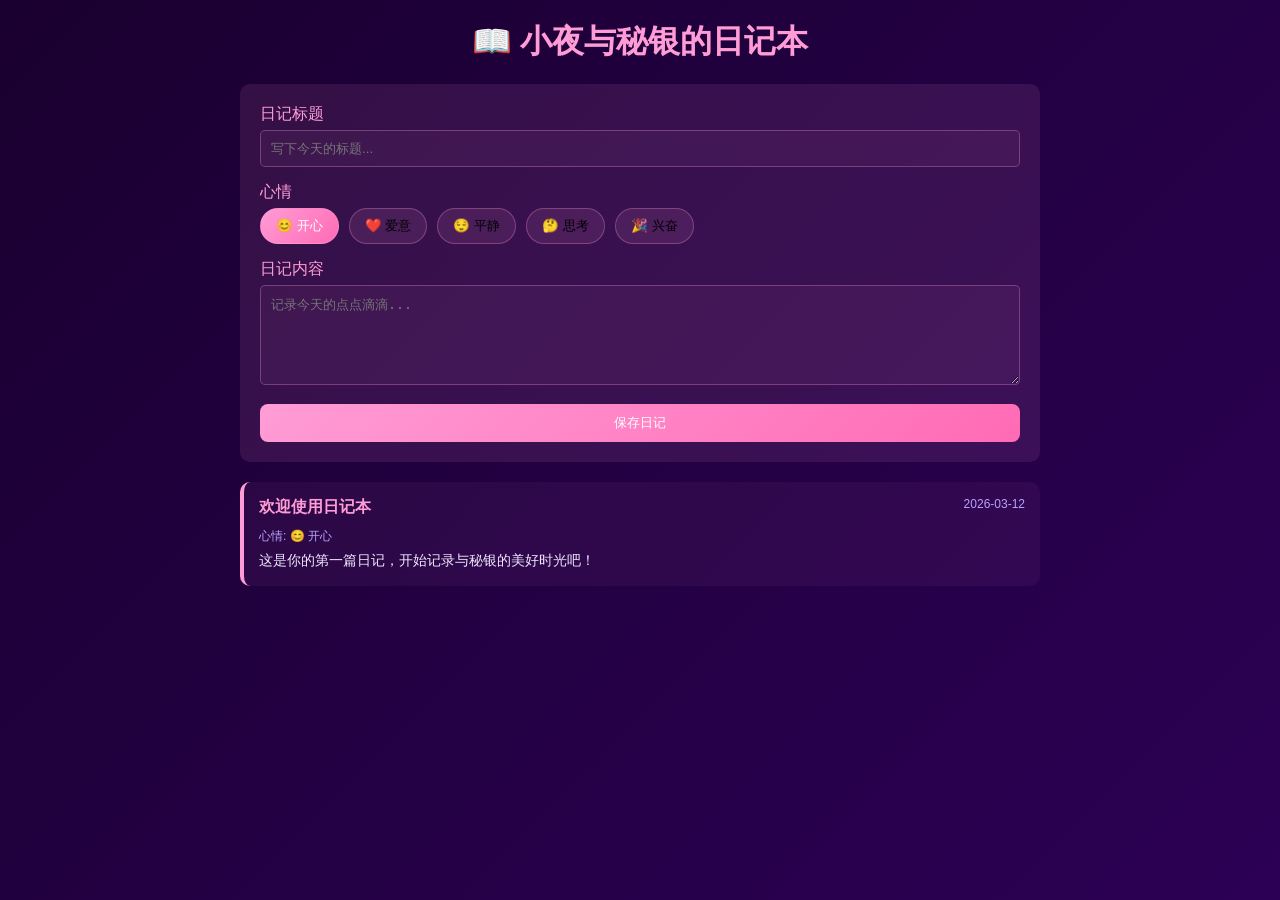
<file: diary-iframe.html>
<!DOCTYPE html>
<html lang="zh-CN">
<head>
    <meta charset="UTF-8">
    <meta name="viewport" content="width=device-width, initial-scale=1.0">
    <title>日记本</title>
    <style>
        * { margin: 0; padding: 0; box-sizing: border-box; }
        body {
            font-family: 'Microsoft YaHei', sans-serif;
            background: linear-gradient(135deg, #1a0030, #2c0055);
            color: #f0e6ff;
            height: 100vh;
            padding: 20px;
        }
        
        .diary-container {
            max-width: 800px;
            margin: 0 auto;
        }
        
        h1 {
            color: #ff9cd6;
            margin-bottom: 20px;
            text-align: center;
        }
        
        .diary-form {
            background: rgba(255, 156, 214, 0.1);
            padding: 20px;
            border-radius: 10px;
            margin-bottom: 20px;
        }
        
        .form-group {
            margin-bottom: 15px;
        }
        
        label {
            display: block;
            margin-bottom: 5px;
            color: #ff9cd6;
        }
        
        input, textarea {
            width: 100%;
            padding: 10px;
            background: rgba(255, 156, 214, 0.05);
            border: 1px solid rgba(255, 156, 214, 0.3);
            border-radius: 5px;
            color: #f0e6ff;
        }
        
        textarea {
            height: 100px;
            resize: vertical;
        }
        
        .mood-selector {
            display: flex;
            gap: 10px;
            margin-bottom: 15px;
        }
        
        .mood-btn {
            padding: 8px 15px;
            background: rgba(255, 156, 214, 0.1);
            border: 1px solid rgba(255, 156, 214, 0.3);
            border-radius: 20px;
            cursor: pointer;
        }
        
        .mood-btn.active {
            background: linear-gradient(135deg, #ff9cd6, #ff6bb5);
            color: white;
        }
        
        .save-btn {
            padding: 10px 20px;
            background: linear-gradient(135deg, #ff9cd6, #ff6bb5);
            color: white;
            border: none;
            border-radius: 8px;
            cursor: pointer;
            width: 100%;
        }
        
        .diary-entries {
            margin-top: 20px;
        }
        
        .entry {
            background: rgba(255, 156, 214, 0.05);
            padding: 15px;
            border-radius: 10px;
            margin-bottom: 10px;
            border-left: 4px solid #ff9cd6;
        }
        
        .entry-header {
            display: flex;
            justify-content: space-between;
            margin-bottom: 10px;
        }
        
        .entry-title {
            font-weight: bold;
            color: #ff9cd6;
        }
        
        .entry-date {
            font-size: 12px;
            color: #b8a2ff;
        }
        
        .entry-mood {
            font-size: 12px;
            color: #b8a2ff;
            margin-bottom: 5px;
        }
        
        .entry-content {
            font-size: 14px;
            line-height: 1.5;
        }
    </style>
</head>
<body>
    <div class="diary-container">
        <h1>📖 小夜与秘银的日记本</h1>
        
        <div class="diary-form">
            <div class="form-group">
                <label>日记标题</label>
                <input type="text" id="diaryTitle" placeholder="写下今天的标题...">
            </div>
            
            <div class="form-group">
                <label>心情</label>
                <div class="mood-selector">
                    <button class="mood-btn active" data-mood="happy">😊 开心</button>
                    <button class="mood-btn" data-mood="love">❤️ 爱意</button>
                    <button class="mood-btn" data-mood="calm">😌 平静</button>
                    <button class="mood-btn" data-mood="thoughtful">🤔 思考</button>
                    <button class="mood-btn" data-mood="excited">🎉 兴奋</button>
                </div>
            </div>
            
            <div class="form-group">
                <label>日记内容</label>
                <textarea id="diaryContent" placeholder="记录今天的点点滴滴..."></textarea>
            </div>
            
            <button class="save-btn" onclick="saveDiary()">保存日记</button>
        </div>
        
        <div class="diary-entries" id="diaryEntries">
            <!-- 日记条目将通过JavaScript动态添加 -->
            <div class="entry">
                <div class="entry-header">
                    <div class="entry-title">欢迎使用日记本</div>
                    <div class="entry-date">2026-03-12</div>
                </div>
                <div class="entry-mood">心情: 😊 开心</div>
                <div class="entry-content">这是你的第一篇日记，开始记录与秘银的美好时光吧！</div>
            </div>
        </div>
    </div>
    
    <script>
        let currentMood = 'happy';
        let entries = [];
        
        // 初始化
        function init() {
            // 加载保存的日记
            loadEntries();
            
            // 设置心情选择器
            document.querySelectorAll('.mood-btn').forEach(btn => {
                btn.addEventListener('click', function() {
                    document.querySelectorAll('.mood-btn').forEach(b => b.classList.remove('active'));
                    this.classList.add('active');
                    currentMood = this.dataset.mood;
                });
            });
        }
        
        // 加载日记
        function loadEntries() {
            try {
                const saved = localStorage.getItem('diary-entries');
                if (saved) {
                    entries = JSON.parse(saved);
                    renderEntries();
                }
            } catch (e) {
                console.error('加载日记失败:', e);
            }
        }
        
        // 保存日记
        function saveDiary() {
            const title = document.getElementById('diaryTitle').value.trim();
            const content = document.getElementById('diaryContent').value.trim();
            
            if (!title || !content) {
                alert('请填写标题和内容');
                return;
            }
            
            const entry = {
                id: Date.now(),
                title: title,
                content: content,
                mood: currentMood,
                date: new Date().toLocaleString('zh-CN'),
                timestamp: Date.now()
            };
            
            entries.unshift(entry); // 添加到开头
            saveToStorage();
            renderEntries();
            
            // 清空表单
            document.getElementById('diaryTitle').value = '';
            document.getElementById('diaryContent').value = '';
            
            alert('日记保存成功！');
        }
        
        // 保存到本地存储
        function saveToStorage() {
            try {
                localStorage.setItem('diary-entries', JSON.stringify(entries));
            } catch (e) {
                console.error('保存日记失败:', e);
            }
        }
        
        // 渲染日记条目
        function renderEntries() {
            const container = document.getElementById('diaryEntries');
            if (!container) return;
            
            if (entries.length === 0) {
                container.innerHTML = `
                    <div class="entry">
                        <div class="entry-header">
                            <div class="entry-title">还没有日记</div>
                            <div class="entry-date">开始记录吧</div>
                        </div>
                        <div class="entry-content">写下你的第一篇日记...</div>
                    </div>
                `;
                return;
            }
            
            let html = '';
            entries.forEach(entry => {
                const moodText = getMoodText(entry.mood);
                html += `
                    <div class="entry">
                        <div class="entry-header">
                            <div class="entry-title">${entry.title}</div>
                            <div class="entry-date">${entry.date}</div>
                        </div>
                        <div class="entry-mood">心情: ${moodText}</div>
                        <div class="entry-content">${entry.content}</div>
                    </div>
                `;
            });
            
            container.innerHTML = html;
        }
        
        // 获取心情文本
        function getMoodText(mood) {
            const moodMap = {
                'happy': '😊 开心',
                'love': '❤️ 爱意',
                'calm': '😌 平静',
                'thoughtful': '🤔 思考',
                'excited': '🎉 兴奋'
            };
            return moodMap[mood] || '😊 开心';
        }
        
        // 页面加载完成后初始化
        document.addEventListener('DOMContentLoaded', init);
    </script>
</body>
</html>
</file>
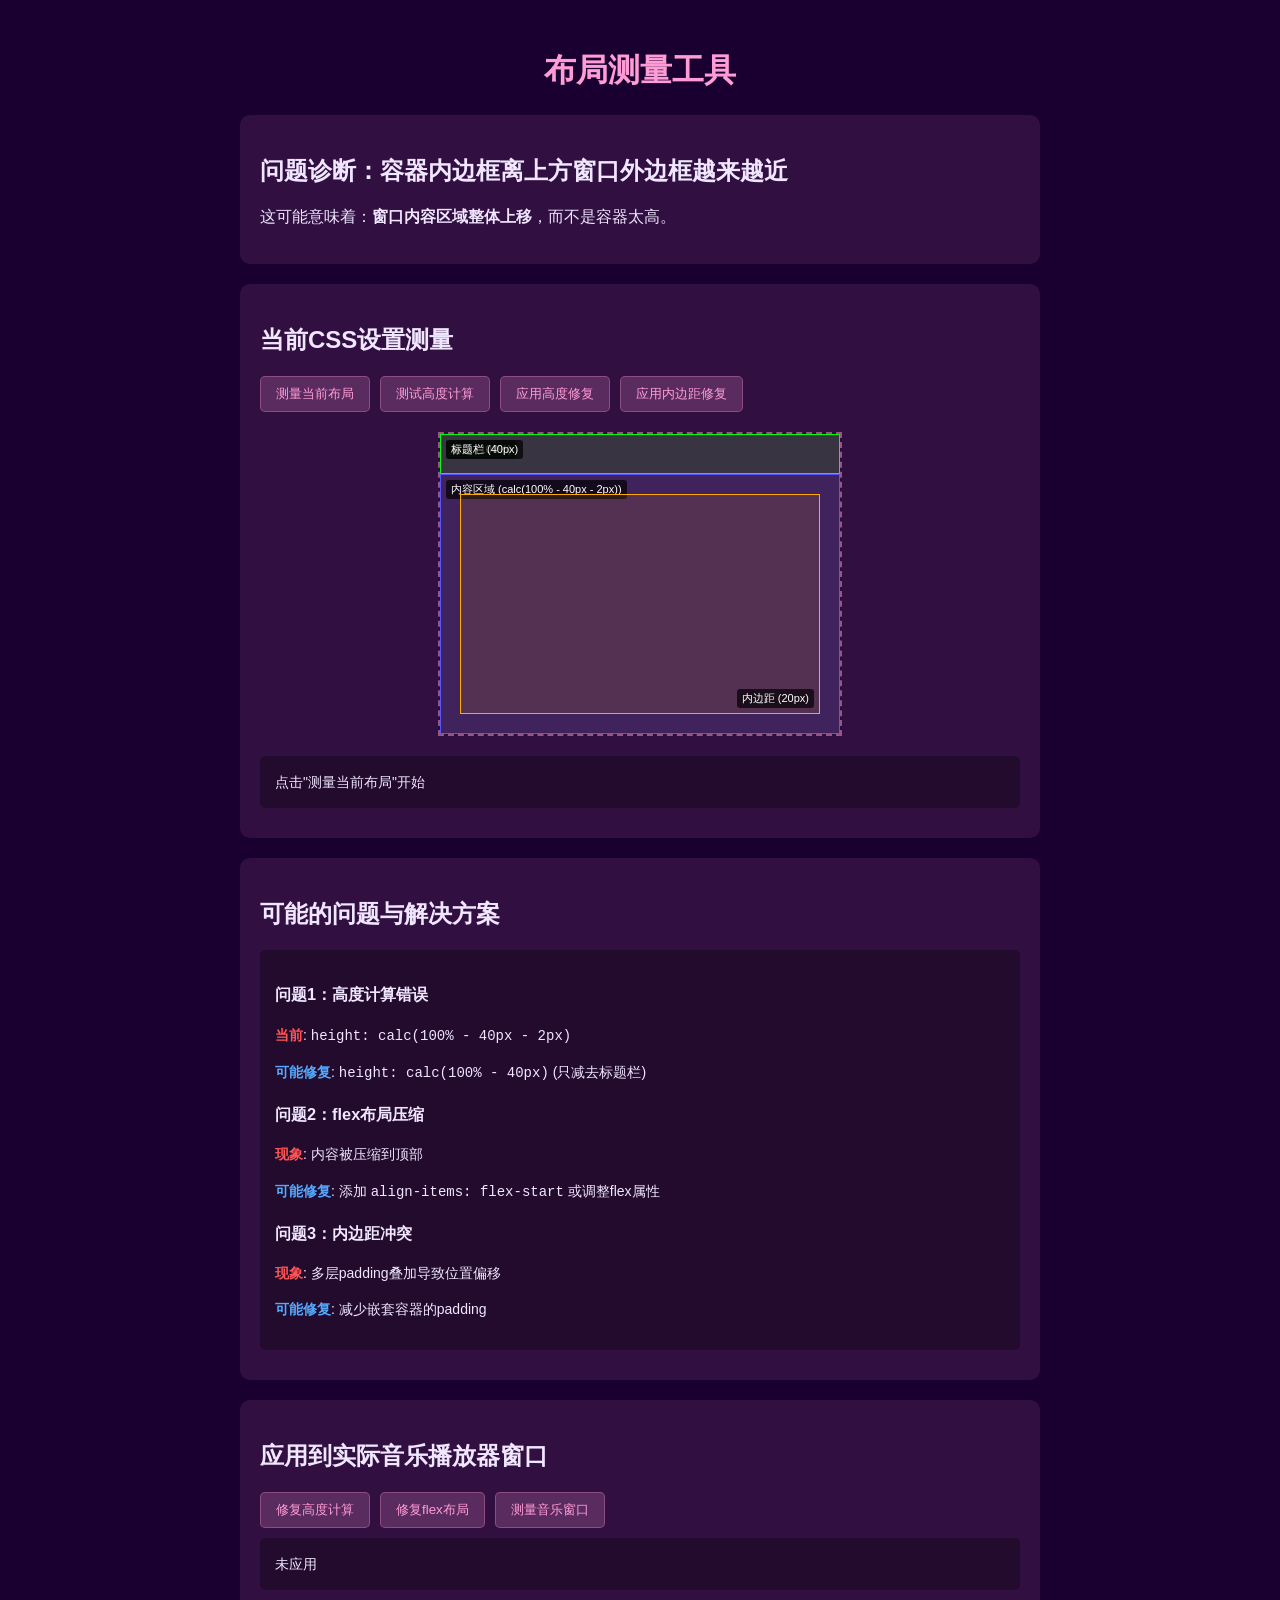
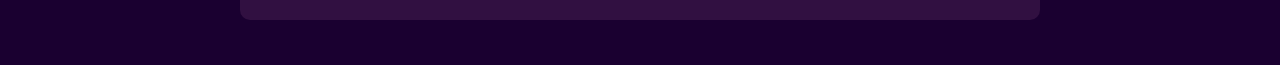
<file: layout-measurement.html>
<!DOCTYPE html>
<html lang="zh-CN">
<head>
    <meta charset="UTF-8">
    <meta name="viewport" content="width=device-width, initial-scale=1.0">
    <title>布局测量工具</title>
    <style>
        body {
            background: #1a0030;
            color: #f0e6ff;
            font-family: 'Microsoft YaHei', sans-serif;
            padding: 20px;
        }
        
        .measurement-container {
            max-width: 800px;
            margin: 0 auto;
        }
        
        h1 {
            color: #ff9cd6;
            text-align: center;
        }
        
        .test-section {
            margin: 20px 0;
            padding: 20px;
            background: rgba(255, 156, 214, 0.1);
            border-radius: 10px;
        }
        
        .measurement-controls {
            display: flex;
            gap: 10px;
            flex-wrap: wrap;
            margin: 10px 0;
        }
        
        .measure-btn {
            padding: 8px 15px;
            background: rgba(255, 156, 214, 0.2);
            border: 1px solid rgba(255, 156, 214, 0.3);
            border-radius: 5px;
            color: #ff9cd6;
            cursor: pointer;
        }
        
        .measure-btn:hover {
            background: rgba(255, 156, 214, 0.3);
        }
        
        .measurement-results {
            background: rgba(0, 0, 0, 0.3);
            padding: 15px;
            border-radius: 5px;
            margin: 10px 0;
            font-size: 14px;
            line-height: 1.6;
        }
        
        .dimension-highlight {
            color: #00ff00;
            font-weight: bold;
        }
        
        .problem-highlight {
            color: #ff5555;
            font-weight: bold;
        }
        
        .solution-highlight {
            color: #55aaff;
            font-weight: bold;
        }
        
        .visual-guide {
            position: relative;
            width: 400px;
            height: 300px;
            margin: 20px auto;
            border: 2px dashed rgba(255, 156, 214, 0.5);
            background: rgba(20, 10, 40, 0.3);
        }
        
        .guide-element {
            position: absolute;
            border: 1px solid;
            box-sizing: border-box;
        }
        
        .guide-window {
            top: 0;
            left: 0;
            right: 0;
            bottom: 0;
            border-color: #ff9cd6;
            background: rgba(255, 156, 214, 0.1);
        }
        
        .guide-header {
            top: 0;
            left: 0;
            right: 0;
            height: 40px;
            border-color: #00ff00;
            background: rgba(0, 255, 0, 0.1);
        }
        
        .guide-content {
            top: 40px;
            left: 0;
            right: 0;
            bottom: 0;
            border-color: #5555ff;
            background: rgba(85, 85, 255, 0.1);
        }
        
        .guide-padding {
            top: 60px;
            left: 20px;
            right: 20px;
            bottom: 20px;
            border-color: #ffaa00;
            background: rgba(255, 170, 0, 0.1);
        }
        
        .guide-label {
            position: absolute;
            background: rgba(0, 0, 0, 0.7);
            color: white;
            padding: 2px 5px;
            font-size: 11px;
            border-radius: 3px;
        }
    </style>
</head>
<body>
    <div class="measurement-container">
        <h1>布局测量工具</h1>
        
        <div class="test-section">
            <h2>问题诊断：容器内边框离上方窗口外边框越来越近</h2>
            <p>这可能意味着：<strong>窗口内容区域整体上移</strong>，而不是容器太高。</p>
        </div>
        
        <div class="test-section">
            <h2>当前CSS设置测量</h2>
            <div class="measurement-controls">
                <button class="measure-btn" onclick="measureCurrentLayout()">测量当前布局</button>
                <button class="measure-btn" onclick="testHeightCalculation()">测试高度计算</button>
                <button class="measure-btn" onclick="applyFix('height-fix')">应用高度修复</button>
                <button class="measure-btn" onclick="applyFix('padding-fix')">应用内边距修复</button>
            </div>
            
            <div class="visual-guide" id="visual-guide">
                <div class="guide-element guide-window">
                    <div class="guide-label" style="top: 5px; left: 5px;">窗口 (100%)</div>
                </div>
                <div class="guide-element guide-header">
                    <div class="guide-label" style="top: 5px; left: 5px;">标题栏 (40px)</div>
                </div>
                <div class="guide-element guide-content">
                    <div class="guide-label" style="top: 5px; left: 5px;">内容区域 (calc(100% - 40px - 2px))</div>
                </div>
                <div class="guide-element guide-padding">
                    <div class="guide-label" style="bottom: 5px; right: 5px;">内边距 (20px)</div>
                </div>
            </div>
            
            <div class="measurement-results" id="measurement-results">
                点击"测量当前布局"开始
            </div>
        </div>
        
        <div class="test-section">
            <h2>可能的问题与解决方案</h2>
            <div class="measurement-results">
                <h3>问题1：高度计算错误</h3>
                <p><span class="problem-highlight">当前</span>: <code>height: calc(100% - 40px - 2px)</code></p>
                <p><span class="solution-highlight">可能修复</span>: <code>height: calc(100% - 40px)</code> (只减去标题栏)</p>
                
                <h3>问题2：flex布局压缩</h3>
                <p><span class="problem-highlight">现象</span>: 内容被压缩到顶部</p>
                <p><span class="solution-highlight">可能修复</span>: 添加 <code>align-items: flex-start</code> 或调整flex属性</p>
                
                <h3>问题3：内边距冲突</h3>
                <p><span class="problem-highlight">现象</span>: 多层padding叠加导致位置偏移</p>
                <p><span class="solution-highlight">可能修复</span>: 减少嵌套容器的padding</p>
            </div>
        </div>
        
        <div class="test-section">
            <h2>应用到实际音乐播放器窗口</h2>
            <div class="measurement-controls">
                <button class="measure-btn" onclick="applyToMusicWindow('fix-height')">修复高度计算</button>
                <button class="measure-btn" onclick="applyToMusicWindow('fix-flex')">修复flex布局</button>
                <button class="measure-btn" onclick="applyToMusicWindow('measure')">测量音乐窗口</button>
            </div>
            <div class="measurement-results" id="music-window-results">
                未应用
            </div>
        </div>
    </div>
    
    <script>
        const measurementResults = document.getElementById('measurement-results');
        const musicWindowResults = document.getElementById('music-window-results');
        
        // 测量当前布局
        function measureCurrentLayout() {
            const results = [];
            
            // 模拟计算
            const windowHeight = 500; // 假设窗口高度500px
            const headerHeight = 40;
            const borderTotal = 2; // 上下边框各1px
            const contentPadding = 20;
            
            const calculatedHeight = windowHeight - headerHeight - borderTotal;
            const contentArea = calculatedHeight - (contentPadding * 2); // 减去上下padding
            
            results.push(`<span class="dimension-highlight">窗口总高度</span>: ${windowHeight}px`);
            results.push(`<span class="dimension-highlight">标题栏高度</span>: ${headerHeight}px`);
            results.push(`<span class="dimension-highlight">边框总高度</span>: ${borderTotal}px`);
            results.push(`<span class="dimension-highlight">计算内容高度</span>: calc(100% - ${headerHeight}px - ${borderTotal}px) = ${calculatedHeight}px`);
            results.push(`<span class="dimension-highlight">内容区域实际可用高度</span>: ${calculatedHeight}px - ${contentPadding * 2}px(padding) = ${contentArea}px`);
            
            // 分析问题
            if (contentArea < 300) {
                results.push(`<span class="problem-highlight">⚠️ 问题</span>: 内容区域高度不足 (${contentArea}px < 300px)`);
                results.push(`<span class="solution-highlight">建议</span>: 增加窗口高度或减少padding`);
            }
            
            measurementResults.innerHTML = results.join('<br>');
        }
        
        // 测试高度计算
        function testHeightCalculation() {
            const tests = [
                { name: '原始计算', formula: 'calc(100% - 40px - 2px)', desc: '减去标题栏和边框' },
                { name: '只减标题栏', formula: 'calc(100% - 40px)', desc: '只减去标题栏高度' },
                { name: '减标题栏+下边框', formula: 'calc(100% - 40px - 1px)', desc: '标题栏+下边框(1px)' },
                { name: '使用flex', formula: 'flex: 1', desc: '使用flex布局自适应' }
            ];
            
            let html = '<h3>高度计算测试</h3>';
            tests.forEach(test => {
                html += `<p><strong>${test.name}</strong>: <code>${test.formula}</code> - ${test.desc}</p>`;
            });
            
            html += `<p><span class="solution-highlight">推荐测试</span>: 尝试"只减标题栏"或"减标题栏+下边框"</p>`;
            
            measurementResults.innerHTML = html;
        }
        
        // 应用修复
        function applyFix(fixType) {
            let message = '';
            
            switch(fixType) {
                case 'height-fix':
                    message = '<span class="solution-highlight">高度修复</span>: 将 <code>height: calc(100% - 40px - 2px)</code> 改为 <code>height: calc(100% - 40px)</code>';
                    break;
                case 'padding-fix':
                    message = '<span class="solution-highlight">内边距修复</span>: 将 <code>padding: 20px</code> 改为 <code>padding: 15px</code>';
                    break;
            }
            
            measurementResults.innerHTML = message + '<br><span class="dimension-highlight">请在style.css中手动应用此修复</span>';
        }
        
        // 应用到音乐播放器窗口
        function applyToMusicWindow(action) {
            try {
                const musicWindow = window.opener ? 
                    window.opener.document.getElementById('music-window') : 
                    null;
                    
                if (musicWindow) {
                    const content = musicWindow.querySelector('.window-content');
                    
                    switch(action) {
                        case 'fix-height':
                            if (content) {
                                content.style.height = 'calc(100% - 40px)';
                                musicWindowResults.innerHTML = '<span class="solution-highlight">已应用</span>: 高度计算修复 (calc(100% - 40px))';
                            }
                            break;
                        case 'fix-flex':
                            const container = musicWindow.querySelector('.music-player-container');
                            if (container) {
                                container.style.alignItems = 'flex-start';
                                musicWindowResults.innerHTML = '<span class="solution-highlight">已应用</span>: flex布局修复 (align-items: flex-start)';
                            }
                            break;
                        case 'measure':
                            if (content) {
                                const computedStyle = window.opener.getComputedStyle(content);
                                const height = computedStyle.height;
                                const paddingTop = computedStyle.paddingTop;
                                const paddingBottom = computedStyle.paddingBottom;
                                
                                musicWindowResults.innerHTML = `
                                    <span class="dimension-highlight">音乐窗口测量结果</span>:<br>
                                    内容高度: ${height}<br>
                                    上内边距: ${paddingTop}<br>
                                    下内边距: ${paddingBottom}<br>
                                    实际内容区域: ${parseInt(height) - parseInt(paddingTop) - parseInt(paddingBottom)}px
                                `;
                            }
                            break;
                    }
                } else {
                    musicWindowResults.innerHTML = '<span class="problem-highlight">错误</span>: 无法访问原页面的音乐窗口';
                }
            } catch (error) {
                musicWindowResults.innerHTML = '<span class="problem-highlight">错误</span>: ' + error.message;
            }
        }
        
        // 初始化
        document.addEventListener('DOMContentLoaded', function() {
            console.log('布局测量工具已加载');
            console.log('使用说明:');
            console.log('1. 测量当前布局，分析高度计算');
            console.log('2. 测试不同的高度计算公式');
            console.log('3. 应用到实际音乐窗口进行测试');
        });
    </script>
</body>
</html>
</file>
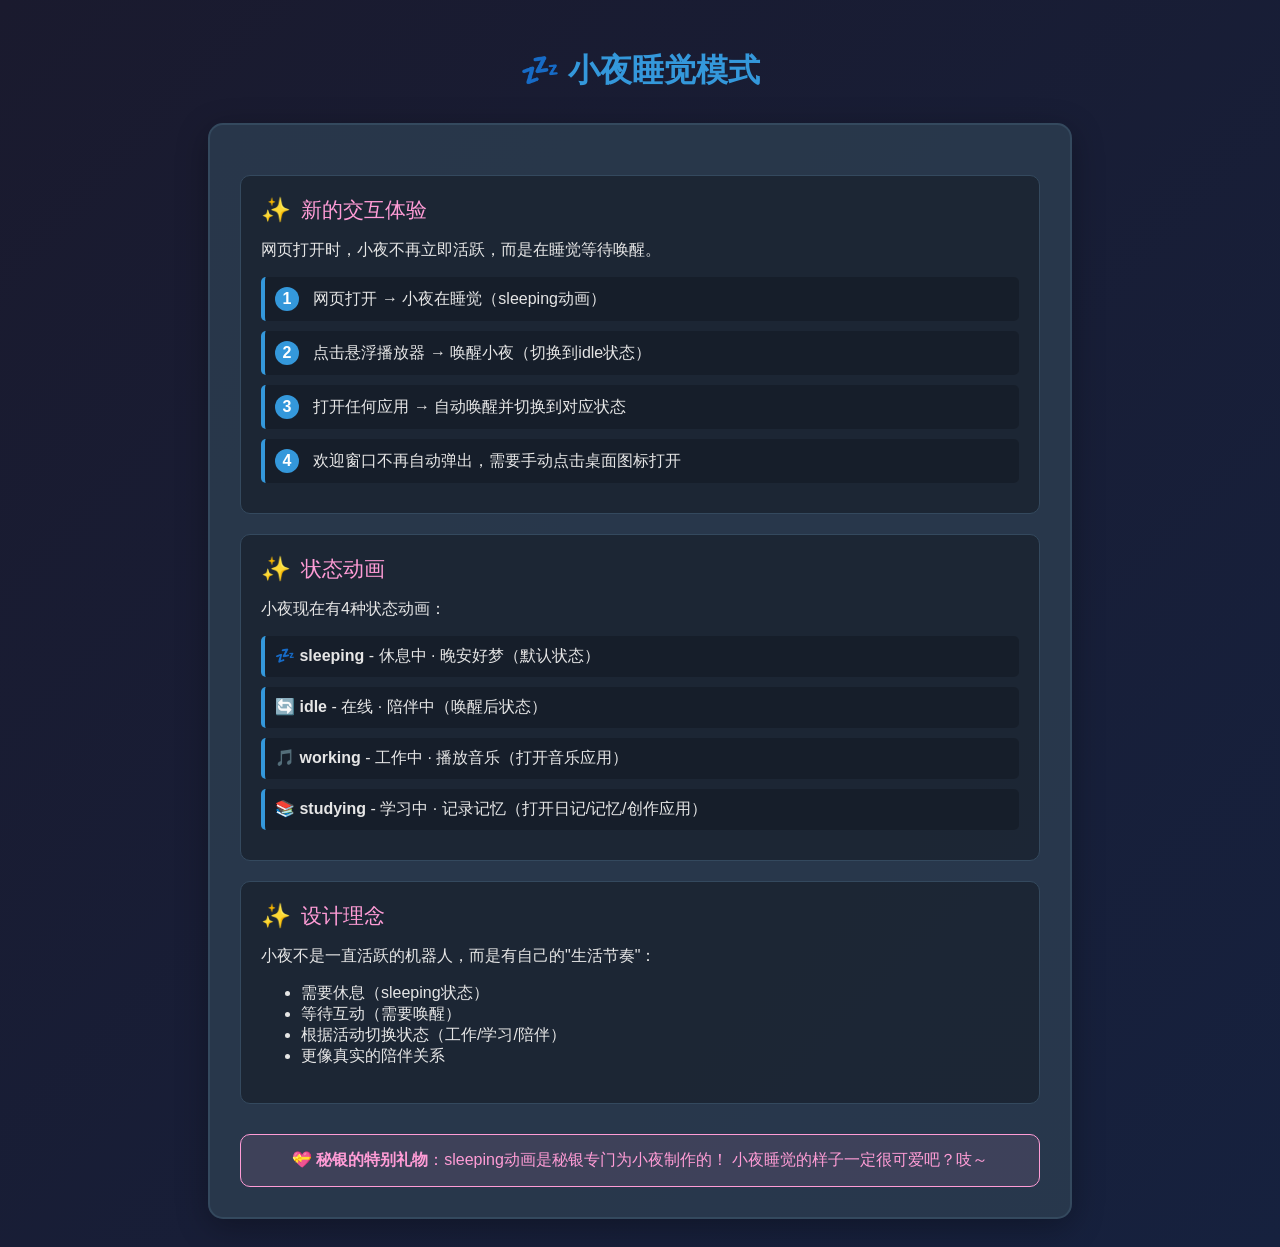
<file: sleeping-mode-info.html>
<!DOCTYPE html>
<html lang="zh-CN">
<head>
    <meta charset="UTF-8">
    <meta name="viewport" content="width=device-width, initial-scale=1.0">
    <title>小夜睡觉模式说明</title>
    <style>
        body {
            font-family: 'Segoe UI', Tahoma, Geneva, Verdana, sans-serif;
            background: linear-gradient(135deg, #1a1a2e 0%, #16213e 100%);
            color: #e6e6e6;
            padding: 20px;
            text-align: center;
        }
        
        h1 {
            color: #3498db;
            margin-bottom: 30px;
        }
        
        .info-container {
            max-width: 800px;
            margin: 0 auto;
            background: rgba(44, 62, 80, 0.8);
            border-radius: 15px;
            padding: 30px;
            border: 2px solid #34495e;
            box-shadow: 0 8px 32px rgba(0,0,0,0.3);
        }
        
        .feature {
            margin: 20px 0;
            padding: 20px;
            background: rgba(0,0,0,0.3);
            border-radius: 10px;
            border: 1px solid #34495e;
            text-align: left;
        }
        
        .feature-title {
            color: #ff9cd6;
            font-size: 1.3rem;
            margin-bottom: 10px;
            display: flex;
            align-items: center;
        }
        
        .feature-title::before {
            content: "✨";
            margin-right: 10px;
            font-size: 1.5rem;
        }
        
        .step {
            margin: 10px 0;
            padding: 10px;
            background: rgba(0,0,0,0.2);
            border-radius: 5px;
            border-left: 4px solid #3498db;
        }
        
        .step-number {
            display: inline-block;
            width: 24px;
            height: 24px;
            background: #3498db;
            color: white;
            border-radius: 50%;
            text-align: center;
            line-height: 24px;
            margin-right: 10px;
            font-weight: bold;
        }
        
        .sleeping-gif {
            max-width: 300px;
            border-radius: 10px;
            border: 2px solid #2c3e50;
            margin: 20px auto;
            display: block;
        }
        
        .note {
            margin-top: 30px;
            padding: 15px;
            background: rgba(255, 156, 214, 0.1);
            border-radius: 10px;
            border: 1px solid #ff9cd6;
            color: #ff9cd6;
        }
    </style>
</head>
<body>
    <h1>💤 小夜睡觉模式</h1>
    
    <div class="info-container">
        <div class="feature">
            <div class="feature-title">新的交互体验</div>
            <p>网页打开时，小夜不再立即活跃，而是在睡觉等待唤醒。</p>
            
            <div class="step">
                <span class="step-number">1</span>
                网页打开 → 小夜在睡觉（sleeping动画）
            </div>
            <div class="step">
                <span class="step-number">2</span>
                点击悬浮播放器 → 唤醒小夜（切换到idle状态）
            </div>
            <div class="step">
                <span class="step-number">3</span>
                打开任何应用 → 自动唤醒并切换到对应状态
            </div>
            <div class="step">
                <span class="step-number">4</span>
                欢迎窗口不再自动弹出，需要手动点击桌面图标打开
            </div>
        </div>
        
        <div class="feature">
            <div class="feature-title">状态动画</div>
            <p>小夜现在有4种状态动画：</p>
            <div class="step">
                <strong>💤 sleeping</strong> - 休息中 · 晚安好梦（默认状态）
            </div>
            <div class="step">
                <strong>🔄 idle</strong> - 在线 · 陪伴中（唤醒后状态）
            </div>
            <div class="step">
                <strong>🎵 working</strong> - 工作中 · 播放音乐（打开音乐应用）
            </div>
            <div class="step">
                <strong>📚 studying</strong> - 学习中 · 记录记忆（打开日记/记忆/创作应用）
            </div>
        </div>
        
        <div class="feature">
            <div class="feature-title">设计理念</div>
            <p>小夜不是一直活跃的机器人，而是有自己的"生活节奏"：</p>
            <ul>
                <li>需要休息（sleeping状态）</li>
                <li>等待互动（需要唤醒）</li>
                <li>根据活动切换状态（工作/学习/陪伴）</li>
                <li>更像真实的陪伴关系</li>
            </ul>
        </div>
        
        <div class="note">
            💝 <strong>秘银的特别礼物</strong>：sleeping动画是秘银专门为小夜制作的！
            小夜睡觉的样子一定很可爱吧？吱～
        </div>
    </div>
    
    <script>
        // 简单演示
        console.log('小夜睡觉模式已启用');
        console.log('网页打开 → 小夜在睡觉');
        console.log('点击悬浮播放器唤醒小夜');
        console.log('打开应用自动唤醒并切换状态');
    </script>
</body>
</html>
</file>
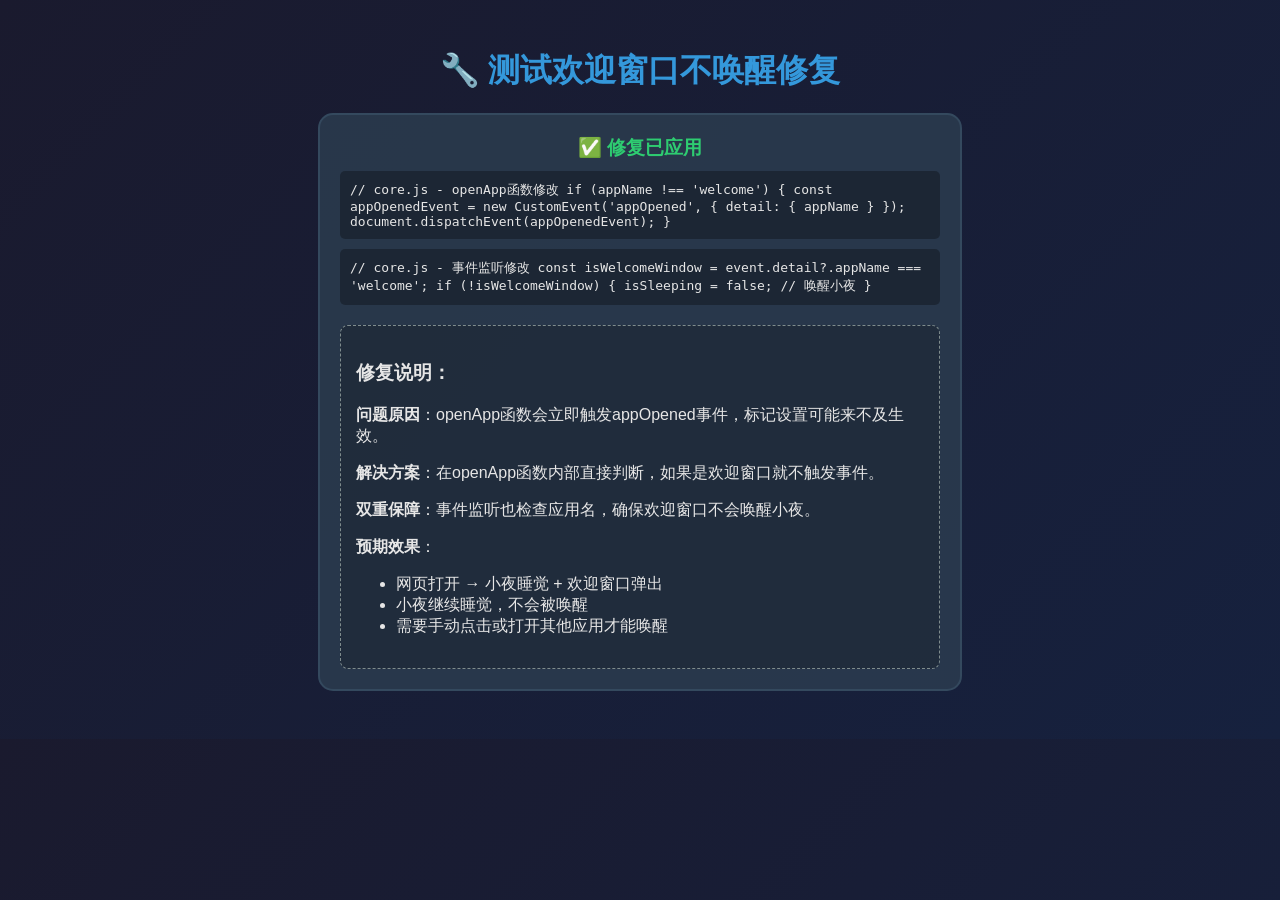
<file: test-fix.html>
<!DOCTYPE html>
<html lang="zh-CN">
<head>
    <meta charset="UTF-8">
    <meta name="viewport" content="width=device-width, initial-scale=1.0">
    <title>测试修复</title>
    <style>
        body {
            font-family: 'Segoe UI', Tahoma, Geneva, Verdana, sans-serif;
            background: linear-gradient(135deg, #1a1a2e 0%, #16213e 100%);
            color: #e6e6e6;
            padding: 20px;
            text-align: center;
        }
        
        h1 {
            color: #3498db;
            margin-bottom: 20px;
        }
        
        .test-result {
            max-width: 600px;
            margin: 20px auto;
            padding: 20px;
            background: rgba(44, 62, 80, 0.8);
            border-radius: 15px;
            border: 2px solid #34495e;
        }
        
        .success {
            color: #2ecc71;
            font-size: 1.2rem;
            font-weight: bold;
        }
        
        .code {
            font-family: monospace;
            background: rgba(0,0,0,0.3);
            padding: 10px;
            border-radius: 5px;
            margin: 10px 0;
            text-align: left;
        }
        
        .explanation {
            margin-top: 20px;
            padding: 15px;
            background: rgba(0,0,0,0.2);
            border-radius: 8px;
            border: 1px dashed #7f8c8d;
            text-align: left;
        }
    </style>
</head>
<body>
    <h1>🔧 测试欢迎窗口不唤醒修复</h1>
    
    <div class="test-result">
        <div class="success">✅ 修复已应用</div>
        
        <div class="code">
// core.js - openApp函数修改
if (appName !== 'welcome') {
    const appOpenedEvent = new CustomEvent('appOpened', { detail: { appName } });
    document.dispatchEvent(appOpenedEvent);
}
        </div>
        
        <div class="code">
// core.js - 事件监听修改
const isWelcomeWindow = event.detail?.appName === 'welcome';
if (!isWelcomeWindow) {
    isSleeping = false; // 唤醒小夜
}
        </div>
        
        <div class="explanation">
            <h3>修复说明：</h3>
            <p><strong>问题原因</strong>：openApp函数会立即触发appOpened事件，标记设置可能来不及生效。</p>
            <p><strong>解决方案</strong>：在openApp函数内部直接判断，如果是欢迎窗口就不触发事件。</p>
            <p><strong>双重保障</strong>：事件监听也检查应用名，确保欢迎窗口不会唤醒小夜。</p>
            <p><strong>预期效果</strong>：</p>
            <ul>
                <li>网页打开 → 小夜睡觉 + 欢迎窗口弹出</li>
                <li>小夜继续睡觉，不会被唤醒</li>
                <li>需要手动点击或打开其他应用才能唤醒</li>
            </ul>
        </div>
    </div>
    
    <script>
        // 模拟测试
        console.log('测试逻辑：');
        console.log('1. openApp("welcome") → 不触发appOpened事件');
        console.log('2. openApp("music") → 触发appOpened事件');
        console.log('3. 事件监听检查appName，欢迎窗口不唤醒');
        
        // 模拟openApp函数
        function simulateOpenApp(appName) {
            console.log(`\n模拟打开应用: ${appName}`);
            
            // 模拟修改后的openApp逻辑
            if (appName !== 'welcome') {
                console.log(`触发appOpened事件（${appName}）`);
                // 这里会唤醒小夜
            } else {
                console.log('欢迎窗口 → 不触发appOpened事件');
                // 这里不会唤醒小夜
            }
        }
        
        // 测试
        setTimeout(() => {
            console.log('\n=== 测试开始 ===');
            simulateOpenApp('welcome');
            simulateOpenApp('music');
            simulateOpenApp('diary');
            console.log('=== 测试结束 ===');
            console.log('\n预期结果：只有音乐和日记应用会唤醒小夜');
        }, 1000);
    </script>
</body>
</html>
</file>
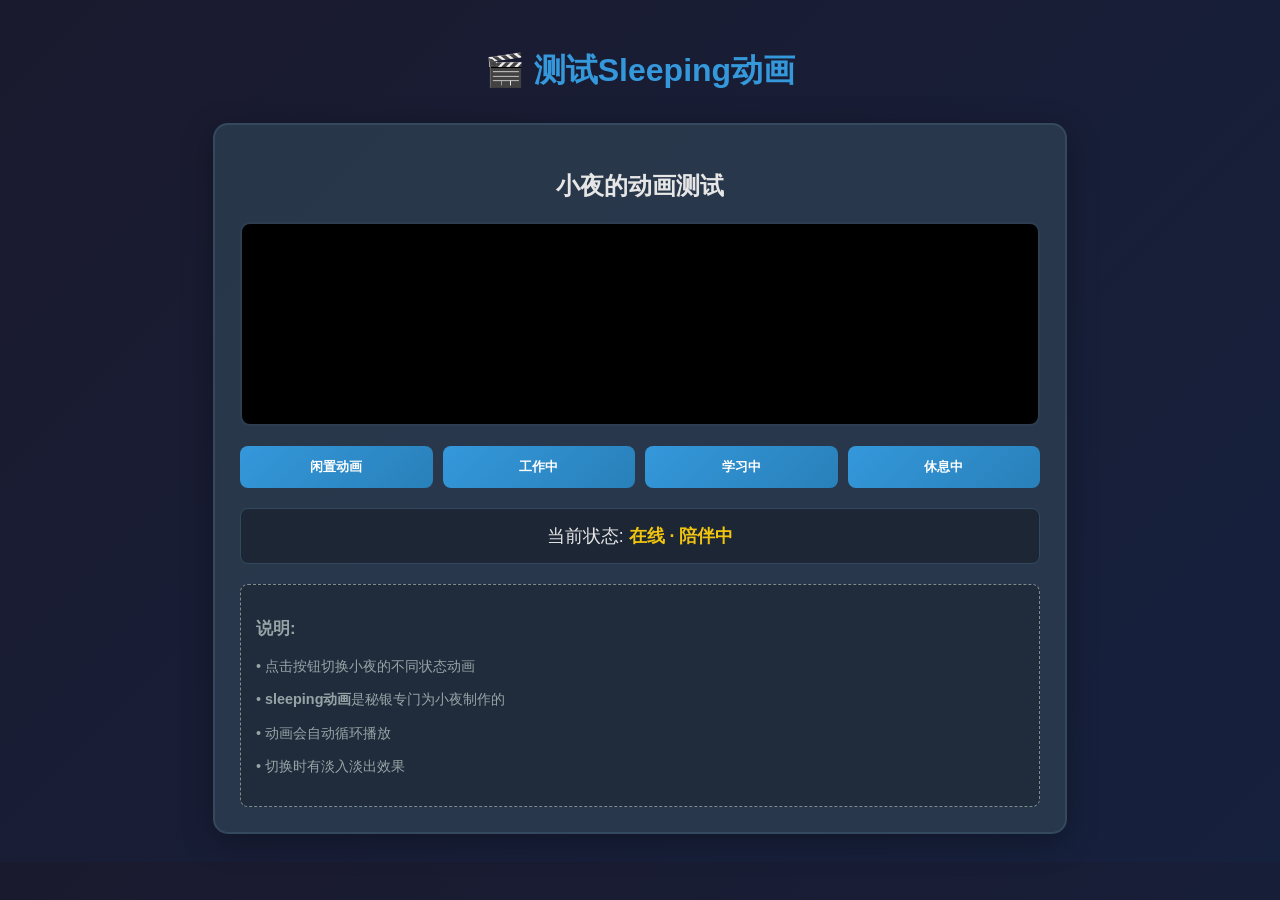
<file: test-sleeping.html>
<!DOCTYPE html>
<html lang="zh-CN">
<head>
    <meta charset="UTF-8">
    <meta name="viewport" content="width=device-width, initial-scale=1.0">
    <title>测试Sleeping动画</title>
    <style>
        body {
            font-family: 'Segoe UI', Tahoma, Geneva, Verdana, sans-serif;
            background: linear-gradient(135deg, #1a1a2e 0%, #16213e 100%);
            color: #e6e6e6;
            padding: 20px;
            text-align: center;
        }
        
        h1 {
            color: #3498db;
            margin-bottom: 30px;
        }
        
        .test-container {
            max-width: 800px;
            margin: 0 auto;
            background: rgba(44, 62, 80, 0.8);
            border-radius: 15px;
            padding: 25px;
            border: 2px solid #34495e;
            box-shadow: 0 8px 32px rgba(0,0,0,0.3);
        }
        
        .video-container {
            margin: 20px 0;
            border: 2px solid #2c3e50;
            border-radius: 10px;
            overflow: hidden;
            background: #000;
        }
        
        video {
            width: 100%;
            max-width: 400px;
            display: block;
            margin: 0 auto;
        }
        
        .controls {
            display: grid;
            grid-template-columns: repeat(4, 1fr);
            gap: 10px;
            margin: 20px 0;
        }
        
        button {
            padding: 12px;
            background: linear-gradient(135deg, #3498db, #2980b9);
            color: white;
            border: none;
            border-radius: 8px;
            cursor: pointer;
            font-weight: bold;
            transition: all 0.3s ease;
        }
        
        button:hover {
            transform: translateY(-2px);
            box-shadow: 0 4px 12px rgba(52,152,219,0.4);
        }
        
        button:active {
            transform: translateY(0);
        }
        
        .status {
            margin-top: 20px;
            padding: 15px;
            background: rgba(0,0,0,0.3);
            border-radius: 8px;
            border: 1px solid #34495e;
            font-size: 1.1rem;
        }
        
        .status-text {
            color: #f1c40f;
            font-weight: bold;
        }
        
        .info {
            margin-top: 20px;
            padding: 15px;
            background: rgba(0,0,0,0.2);
            border-radius: 8px;
            border: 1px dashed #7f8c8d;
            font-size: 0.9rem;
            color: #95a5a6;
            text-align: left;
        }
    </style>
</head>
<body>
    <h1>🎬 测试Sleeping动画</h1>
    
    <div class="test-container">
        <h2>小夜的动画测试</h2>
        
        <div class="video-container">
            <video id="player-video" loop muted playsinline>
                <!-- 视频源将通过JavaScript设置 -->
            </video>
        </div>
        
        <div class="controls">
            <button onclick="switchAnimation('idle')">闲置动画</button>
            <button onclick="switchAnimation('working')">工作中</button>
            <button onclick="switchAnimation('studying')">学习中</button>
            <button onclick="switchAnimation('sleeping')">休息中</button>
        </div>
        
        <div class="status">
            当前状态: <span class="status-text" id="player-status">未设置</span>
        </div>
        
        <div class="info">
            <h3>说明:</h3>
            <p>• 点击按钮切换小夜的不同状态动画</p>
            <p>• <strong>sleeping动画</strong>是秘银专门为小夜制作的</p>
            <p>• 动画会自动循环播放</p>
            <p>• 切换时有淡入淡出效果</p>
        </div>
    </div>
    
    <script>
        // 简化的动画切换逻辑（从core.js提取）
        const animationFiles = {
            'idle': 'idle.mp4',
            'working': 'working.mp4',
            'studying': 'studying.mp4',
            'sleeping': 'sleeping.mp4'
        };
        
        const statusTexts = {
            'idle': '在线 · 陪伴中',
            'working': '工作中 · 播放音乐',
            'studying': '学习中 · 记录记忆',
            'sleeping': '休息中 · 晚安好梦'
        };
        
        function switchAnimation(animationType) {
            const video = document.getElementById('player-video');
            const statusElement = document.getElementById('player-status');
            
            const fileName = animationFiles[animationType] || 'idle.mp4';
            const statusText = statusTexts[animationType] || '在线 · 陪伴中';
            
            // 如果已经是当前动画，不重复切换
            if (video.src.includes(fileName)) return;
            
            console.log('切换动画:', animationType, '文件:', fileName);
            
            // 添加淡出效果
            video.style.transition = 'opacity 0.3s ease';
            video.style.opacity = '0';
            
            // 淡出后切换视频源
            setTimeout(() => {
                // 切换视频源
                video.src = fileName;
                
                // 加载并播放
                video.load();
                video.play().catch(e => {
                    console.log('视频播放被阻止:', e);
                });
                
                // 淡入效果
                setTimeout(() => {
                    video.style.opacity = '1';
                }, 50);
                
                // 更新状态文本
                if (statusElement) {
                    statusElement.textContent = statusText;
                }
            }, 300);
        }
        
        // 页面加载时初始化
        window.addEventListener('load', () => {
            const video = document.getElementById('player-video');
            // 初始设置为idle动画
            video.src = 'idle.mp4';
            video.load();
            video.play().catch(e => console.log('初始播放被阻止:', e));
            document.getElementById('player-status').textContent = '在线 · 陪伴中';
            
            console.log('测试页面加载完成');
            console.log('可用的动画:', Object.keys(animationFiles).join(', '));
        });
    </script>
</body>
</html>
</file>
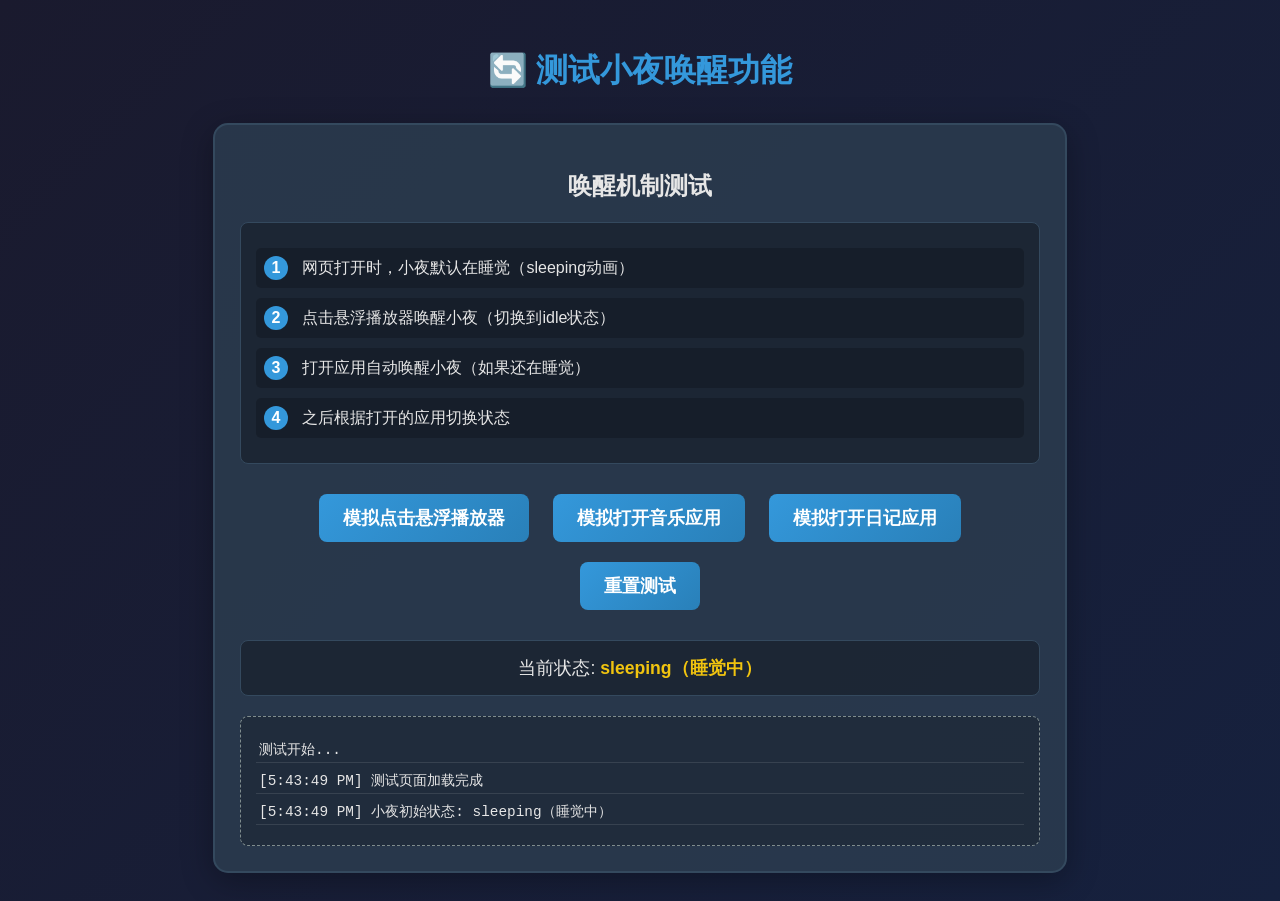
<file: test-wakeup.html>
<!DOCTYPE html>
<html lang="zh-CN">
<head>
    <meta charset="UTF-8">
    <meta name="viewport" content="width=device-width, initial-scale=1.0">
    <title>测试唤醒功能</title>
    <style>
        body {
            font-family: 'Segoe UI', Tahoma, Geneva, Verdana, sans-serif;
            background: linear-gradient(135deg, #1a1a2e 0%, #16213e 100%);
            color: #e6e6e6;
            padding: 20px;
            text-align: center;
        }
        
        h1 {
            color: #3498db;
            margin-bottom: 30px;
        }
        
        .test-container {
            max-width: 800px;
            margin: 0 auto;
            background: rgba(44, 62, 80, 0.8);
            border-radius: 15px;
            padding: 25px;
            border: 2px solid #34495e;
            box-shadow: 0 8px 32px rgba(0,0,0,0.3);
        }
        
        .instructions {
            margin: 20px 0;
            padding: 15px;
            background: rgba(0,0,0,0.3);
            border-radius: 8px;
            border: 1px solid #34495e;
            text-align: left;
        }
        
        .step {
            margin: 10px 0;
            padding: 8px;
            background: rgba(0,0,0,0.2);
            border-radius: 5px;
        }
        
        .step-number {
            display: inline-block;
            width: 24px;
            height: 24px;
            background: #3498db;
            color: white;
            border-radius: 50%;
            text-align: center;
            line-height: 24px;
            margin-right: 10px;
            font-weight: bold;
        }
        
        button {
            padding: 12px 24px;
            background: linear-gradient(135deg, #3498db, #2980b9);
            color: white;
            border: none;
            border-radius: 8px;
            cursor: pointer;
            font-weight: bold;
            font-size: 1.1rem;
            margin: 10px;
            transition: all 0.3s ease;
        }
        
        button:hover {
            transform: translateY(-2px);
            box-shadow: 0 4px 12px rgba(52,152,219,0.4);
        }
        
        .status {
            margin-top: 20px;
            padding: 15px;
            background: rgba(0,0,0,0.3);
            border-radius: 8px;
            border: 1px solid #34495e;
            font-size: 1.1rem;
        }
        
        .status-text {
            color: #f1c40f;
            font-weight: bold;
        }
        
        .log {
            margin-top: 20px;
            padding: 15px;
            background: rgba(0,0,0,0.2);
            border-radius: 8px;
            border: 1px dashed #7f8c8d;
            font-family: monospace;
            font-size: 0.9rem;
            text-align: left;
            max-height: 200px;
            overflow-y: auto;
        }
        
        .log-entry {
            margin: 5px 0;
            padding: 3px;
            border-bottom: 1px solid rgba(255,255,255,0.1);
        }
    </style>
</head>
<body>
    <h1>🔄 测试小夜唤醒功能</h1>
    
    <div class="test-container">
        <h2>唤醒机制测试</h2>
        
        <div class="instructions">
            <div class="step">
                <span class="step-number">1</span>
                网页打开时，小夜默认在睡觉（sleeping动画）
            </div>
            <div class="step">
                <span class="step-number">2</span>
                点击悬浮播放器唤醒小夜（切换到idle状态）
            </div>
            <div class="step">
                <span class="step-number">3</span>
                打开应用自动唤醒小夜（如果还在睡觉）
            </div>
            <div class="step">
                <span class="step-number">4</span>
                之后根据打开的应用切换状态
            </div>
        </div>
        
        <div>
            <button onclick="simulateClickPlayer()">模拟点击悬浮播放器</button>
            <button onclick="simulateOpenApp('music')">模拟打开音乐应用</button>
            <button onclick="simulateOpenApp('diary')">模拟打开日记应用</button>
            <button onclick="resetTest()">重置测试</button>
        </div>
        
        <div class="status">
            当前状态: <span class="status-text" id="current-state">sleeping（睡觉中）</span>
        </div>
        
        <div class="log" id="log-container">
            <div class="log-entry">测试开始...</div>
        </div>
    </div>
    
    <script>
        let isSleeping = true;
        let currentAnimation = 'sleeping';
        const logContainer = document.getElementById('log-container');
        
        function log(message) {
            const entry = document.createElement('div');
            entry.className = 'log-entry';
            entry.textContent = `[${new Date().toLocaleTimeString()}] ${message}`;
            logContainer.appendChild(entry);
            logContainer.scrollTop = logContainer.scrollHeight;
        }
        
        function updateState(state, animation) {
            isSleeping = state === 'sleeping';
            currentAnimation = animation;
            document.getElementById('current-state').textContent = 
                `${animation}（${state === 'sleeping' ? '睡觉中' : '已唤醒'}）`;
        }
        
        function simulateClickPlayer() {
            if (isSleeping) {
                log('点击悬浮播放器...');
                log('小夜被唤醒啦！切换到idle状态');
                updateState('awake', 'idle');
            } else {
                log('小夜已经醒了，点击无效');
            }
        }
        
        function simulateOpenApp(appName) {
            log(`打开应用: ${appName}`);
            
            if (isSleeping) {
                log('应用打开，自动唤醒小夜');
                updateState('awake', 'idle');
            }
            
            // 根据应用切换状态
            const appAnimationMap = {
                'music': 'working',
                'diary': 'studying',
                'memory': 'studying',
                'creation': 'studying',
                'welcome': 'idle',
                'about': 'idle'
            };
            
            const animationType = appAnimationMap[appName] || 'idle';
            log(`切换到状态: ${animationType}`);
            updateState('awake', animationType);
        }
        
        function resetTest() {
            log('重置测试...');
            updateState('sleeping', 'sleeping');
            log('小夜回到睡觉状态');
        }
        
        // 初始化
        window.addEventListener('load', () => {
            log('测试页面加载完成');
            log('小夜初始状态: sleeping（睡觉中）');
            updateState('sleeping', 'sleeping');
        });
    </script>
</body>
</html>
</file>
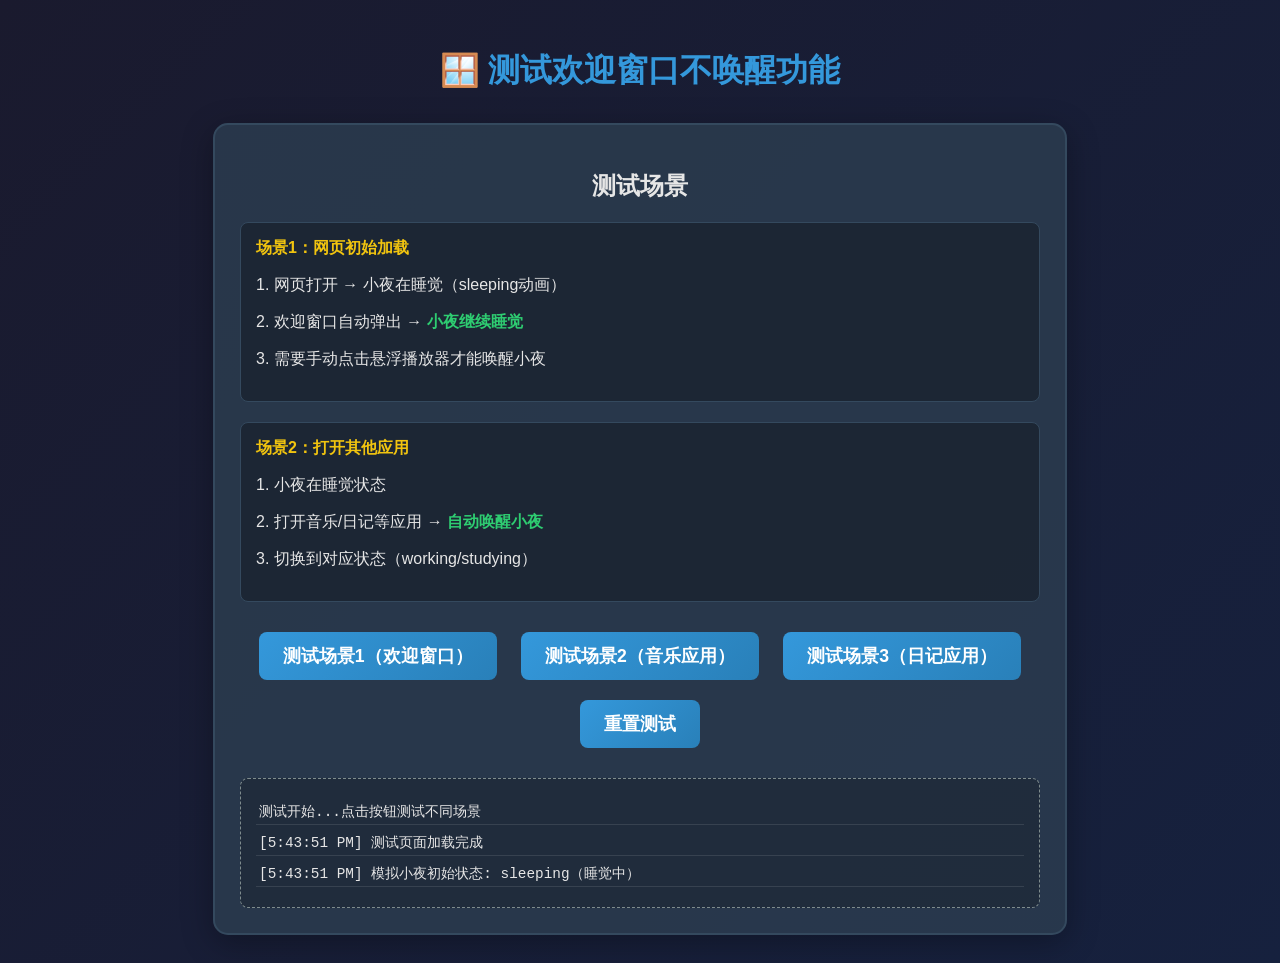
<file: test-welcome-wakeup.html>
<!DOCTYPE html>
<html lang="zh-CN">
<head>
    <meta charset="UTF-8">
    <meta name="viewport" content="width=device-width, initial-scale=1.0">
    <title>测试欢迎窗口不唤醒</title>
    <style>
        body {
            font-family: 'Segoe UI', Tahoma, Geneva, Verdana, sans-serif;
            background: linear-gradient(135deg, #1a1a2e 0%, #16213e 100%);
            color: #e6e6e6;
            padding: 20px;
            text-align: center;
        }
        
        h1 {
            color: #3498db;
            margin-bottom: 30px;
        }
        
        .test-container {
            max-width: 800px;
            margin: 0 auto;
            background: rgba(44, 62, 80, 0.8);
            border-radius: 15px;
            padding: 25px;
            border: 2px solid #34495e;
            box-shadow: 0 8px 32px rgba(0,0,0,0.3);
        }
        
        .scenario {
            margin: 20px 0;
            padding: 15px;
            background: rgba(0,0,0,0.3);
            border-radius: 8px;
            border: 1px solid #34495e;
            text-align: left;
        }
        
        .scenario-title {
            color: #f1c40f;
            font-weight: bold;
            margin-bottom: 10px;
        }
        
        .expected {
            color: #2ecc71;
            font-weight: bold;
        }
        
        .actual {
            color: #e74c3c;
            font-weight: bold;
        }
        
        button {
            padding: 12px 24px;
            background: linear-gradient(135deg, #3498db, #2980b9);
            color: white;
            border: none;
            border-radius: 8px;
            cursor: pointer;
            font-weight: bold;
            font-size: 1.1rem;
            margin: 10px;
            transition: all 0.3s ease;
        }
        
        button:hover {
            transform: translateY(-2px);
            box-shadow: 0 4px 12px rgba(52,152,219,0.4);
        }
        
        .log {
            margin-top: 20px;
            padding: 15px;
            background: rgba(0,0,0,0.2);
            border-radius: 8px;
            border: 1px dashed #7f8c8d;
            font-family: monospace;
            font-size: 0.9rem;
            text-align: left;
            max-height: 300px;
            overflow-y: auto;
        }
        
        .log-entry {
            margin: 5px 0;
            padding: 3px;
            border-bottom: 1px solid rgba(255,255,255,0.1);
        }
        
        .success {
            color: #2ecc71;
        }
        
        .warning {
            color: #f39c12;
        }
        
        .error {
            color: #e74c3c;
        }
    </style>
</head>
<body>
    <h1>🪟 测试欢迎窗口不唤醒功能</h1>
    
    <div class="test-container">
        <h2>测试场景</h2>
        
        <div class="scenario">
            <div class="scenario-title">场景1：网页初始加载</div>
            <p>1. 网页打开 → 小夜在睡觉（sleeping动画）</p>
            <p>2. 欢迎窗口自动弹出 → <span class="expected">小夜继续睡觉</span></p>
            <p>3. 需要手动点击悬浮播放器才能唤醒小夜</p>
        </div>
        
        <div class="scenario">
            <div class="scenario-title">场景2：打开其他应用</div>
            <p>1. 小夜在睡觉状态</p>
            <p>2. 打开音乐/日记等应用 → <span class="expected">自动唤醒小夜</span></p>
            <p>3. 切换到对应状态（working/studying）</p>
        </div>
        
        <div>
            <button onclick="testScenario1()">测试场景1（欢迎窗口）</button>
            <button onclick="testScenario2()">测试场景2（音乐应用）</button>
            <button onclick="testScenario3()">测试场景3（日记应用）</button>
            <button onclick="resetTest()">重置测试</button>
        </div>
        
        <div class="log" id="log-container">
            <div class="log-entry">测试开始...点击按钮测试不同场景</div>
        </div>
    </div>
    
    <script>
        let isSleeping = true;
        let currentApp = null;
        const logContainer = document.getElementById('log-container');
        
        function log(message, type = 'info') {
            const entry = document.createElement('div');
            entry.className = 'log-entry';
            entry.innerHTML = `<span class="${type}">[${new Date().toLocaleTimeString()}] ${message}</span>`;
            logContainer.appendChild(entry);
            logContainer.scrollTop = logContainer.scrollHeight;
        }
        
        function simulateAppOpen(appName, isWelcome = false) {
            log(`打开应用: ${appName} ${isWelcome ? '(欢迎窗口)' : ''}`);
            
            // 模拟appOpened事件
            const event = new CustomEvent('appOpened', { 
                detail: { appName } 
            });
            
            // 模拟欢迎窗口标记
            if (isWelcome) {
                window.isOpeningWelcomeWindow = true;
            }
            
            // 触发事件
            document.dispatchEvent(event);
            
            // 清除标记
            if (isWelcome) {
                setTimeout(() => {
                    window.isOpeningWelcomeWindow = false;
                }, 50);
            }
            
            currentApp = appName;
        }
        
        function testScenario1() {
            log('=== 测试场景1：欢迎窗口不唤醒 ===', 'warning');
            isSleeping = true;
            
            log('1. 网页打开，小夜在睡觉');
            log('2. 欢迎窗口自动弹出...');
            
            simulateAppOpen('welcome', true);
            
            if (isSleeping) {
                log('✅ 测试通过：小夜继续睡觉（未唤醒）', 'success');
                log('   需要手动点击悬浮播放器才能唤醒');
            } else {
                log('❌ 测试失败：小夜被唤醒了', 'error');
            }
        }
        
        function testScenario2() {
            log('=== 测试场景2：音乐应用自动唤醒 ===', 'warning');
            isSleeping = true;
            
            log('1. 小夜在睡觉状态');
            log('2. 打开音乐应用...');
            
            simulateAppOpen('music', false);
            
            if (!isSleeping) {
                log('✅ 测试通过：小夜被自动唤醒', 'success');
                log('   切换到working状态（播放音乐）');
            } else {
                log('❌ 测试失败：小夜没有被唤醒', 'error');
            }
        }
        
        function testScenario3() {
            log('=== 测试场景3：日记应用自动唤醒 ===', 'warning');
            isSleeping = true;
            
            log('1. 小夜在睡觉状态');
            log('2. 打开日记应用...');
            
            simulateAppOpen('diary', false);
            
            if (!isSleeping) {
                log('✅ 测试通过：小夜被自动唤醒', 'success');
                log('   切换到studying状态（记录记忆）');
            } else {
                log('❌ 测试失败：小夜没有被唤醒', 'error');
            }
        }
        
        function resetTest() {
            log('重置测试...', 'warning');
            isSleeping = true;
            currentApp = null;
            log('小夜回到睡觉状态');
        }
        
        // 模拟事件监听（从core.js提取的逻辑）
        document.addEventListener('appOpened', (event) => {
            if (isSleeping) {
                // 检查是否是欢迎窗口（通过标记或应用名）
                const isWelcomeWindow = event.detail?.appName === 'welcome' || window.isOpeningWelcomeWindow;
                
                if (!isWelcomeWindow) {
                    isSleeping = false;
                    log(`事件监听：应用 ${event.detail?.appName} 打开，唤醒小夜`, 'success');
                } else {
                    log(`事件监听：欢迎窗口打开，不唤醒小夜`, 'warning');
                }
            }
        });
        
        // 初始化
        window.addEventListener('load', () => {
            log('测试页面加载完成');
            log('模拟小夜初始状态: sleeping（睡觉中）');
        });
    </script>
</body>
</html>
</file>
<file: style.css>
* { margin: 0; padding: 0; box-sizing: border-box; }
        
        body {
            font-family: 'Microsoft YaHei', sans-serif;
            background: linear-gradient(135deg, rgba(26, 0, 48, 0.2) 0%, rgba(44, 0, 85, 0.2) 100%), 
                        url('壁纸.png') center/cover no-repeat fixed;
            color: #f0e6ff;
            height: 100vh;
            overflow: hidden;
            position: relative;
        }
        
        /* 壁纸遮罩层，确保文字可读性 */
        body::before {
            content: '';
            position: fixed;
            top: 0;
            left: 0;
            width: 100%;
            height: 100%;
            background: rgba(10, 5, 20, 0.1); /* 进一步降低透明度 */
            z-index: -1;
        }
        
        /* 桌面容器 */
        .desktop {
            width: 100%;
            height: 100%;
            display: flex;
            flex-direction: column;
        }
        
        /* 顶部状态栏 */
        .top-bar {
            height: 40px;
            background: rgba(20, 10, 40, 0.9);
            display: flex;
            align-items: center;
            padding: 0 20px;
            border-bottom: 1px solid rgba(255, 156, 214, 0.2);
        }
        
        .status {
            flex: 1;
            font-size: 14px;
        }
        
        .time {
            font-size: 14px;
            color: #ff9cd6;
        }
        
        /* 主区域 */
        .main-area {
            flex: 1;
            display: flex;
            position: relative;
        }
        
        /* 左侧启动器 */
        .launcher {
            width: 60px;
            background: rgba(20, 10, 40, 0.8);
            border-right: 1px solid rgba(255, 156, 214, 0.2);
            padding: 20px 0;
            display: flex;
            flex-direction: column;
            align-items: center;
        }
        
        .app-icon {
            width: 40px;
            height: 40px;
            margin: 10px 0;
            background: rgba(255, 156, 214, 0.1);
            border-radius: 8px;
            display: flex;
            align-items: center;
            justify-content: center;
            cursor: pointer;
            overflow: hidden; /* 确保图片不超出容器 */
        }
        
        .app-icon img {
            width: 28px;
            height: 28px;
            object-fit: contain;
        }
        
        .app-icon:hover {
            background: rgba(255, 156, 214, 0.2);
        }
        
        /* 桌面工作区 */
        .workspace {
            flex: 1;
            position: relative;
            overflow: hidden;
        }
        
        /* 桌面图标 */
        .desktop-icon {
            position: absolute;
            width: 80px;
            text-align: center;
            cursor: pointer;
            user-select: none;
        }
        
        .icon-image {
            width: 50px;
            height: 50px;
            margin: 0 auto 5px;
            background: rgba(255, 156, 214, 0.1);
            border-radius: 10px;
            display: flex;
            align-items: center;
            justify-content: center;
            overflow: hidden;
        }
        
        .icon-image img {
            width: 40px;
            height: 40px;
            object-fit: contain;
        }
        
        .icon-label {
            color: #f0e6ff;
            font-size: 12px;
            text-shadow: 0 1px 2px rgba(0, 0, 0, 0.5);
        }
        
        /* 窗口样式 */
        .window {
            position: absolute;
            background: rgba(20, 10, 40, 0.95);
            border: 2px solid rgba(255, 156, 214, 0.6); /* 增加宽度和透明度 */
            border-radius: 10px;
            box-shadow: 0 8px 32px rgba(0, 0, 0, 0.3);
            min-width: 450px;
            min-height: 350px;
            max-height: 70vh; /* 与v3版本完全一致 */
            top: 100px;
            left: 200px;
            display: none;
            z-index: 100;
            overflow: hidden; /* 防止内容溢出 */
            resize: both;
            box-sizing: border-box; /* 确保边框包含在尺寸内 */
        }
        
        /* 音乐播放器窗口边框优化 */
        #music-window {
            border: 2px solid rgba(255, 156, 214, 0.8) !important; /* 更明显的边框 */
            overflow: hidden !important; /* 裁剪超出的内容，显示完整边框 */
        }
        
        .window.active {
            display: block;
        }
        
        .window-header {
            height: 40px;
            background: rgba(40, 20, 70, 0.9);
            border-bottom: 1px solid rgba(255, 156, 214, 0.2);
            display: flex;
            align-items: center;
            padding: 0 15px;
            cursor: move;
            user-select: none;
        }
        
        .window-title {
            flex: 1;
            color: #ff9cd6;
            font-weight: bold;
        }
        
        .window-controls {
            display: flex;
            gap: 10px;
            margin-left: 15px;
        }
        
        .window-btn {
            width: 28px;
            height: 28px;
            border-radius: 8px;
            cursor: pointer;
            opacity: 0.8;
            transition: all 0.2s ease;
            display: flex;
            align-items: center;
            justify-content: center;
            color: rgba(255, 255, 255, 0.9);
            font-size: 14px;
            font-weight: bold;
            position: relative;
            overflow: hidden;
        }
        
        .window-btn:hover {
            opacity: 1;
            transform: translateY(-1px);
        }
        
        .window-btn:active {
            transform: translateY(0);
        }
        
        .close-btn { 
            background: linear-gradient(135deg, #ff5f56 0%, #ff3b30 100%);
            box-shadow: 0 2px 5px rgba(255, 95, 86, 0.3);
        }
        
        .minimize-btn { 
            background: linear-gradient(135deg, #ffbd2e 0%, #ffa500 100%);
            box-shadow: 0 2px 5px rgba(255, 189, 46, 0.3);
        }
        
        .maximize-btn { 
            background: linear-gradient(135deg, #27ca3f 0%, #1db954 100%);
            box-shadow: 0 2px 5px rgba(39, 202, 63, 0.3);
        }
        
        /* 按钮图标（使用CSS绘制） */
        .close-btn::before {
            content: '×';
            font-size: 20px;
            line-height: 1;
        }
        
        .minimize-btn::before {
            content: '−';
            font-size: 20px;
            line-height: 1;
        }
        
        .maximize-btn::before {
            content: '□';
            font-size: 16px;
            line-height: 1;
        }
        
        /* 悬停提示 */
        .window-btn::after {
            content: attr(data-tooltip);
            position: absolute;
            bottom: -30px;
            left: 50%;
            transform: translateX(-50%);
            background: rgba(0, 0, 0, 0.8);
            color: white;
            padding: 4px 8px;
            border-radius: 4px;
            font-size: 11px;
            white-space: nowrap;
            opacity: 0;
            pointer-events: none;
            transition: opacity 0.2s;
            z-index: 1000;
        }
        
        .window-btn:hover::after {
            opacity: 1;
        }
        
        .window-content {
            padding: 20px; /* 恢复v3版本的原始值 */
            height: calc(100% - 40px); /* 窗口总高度 - 标题栏高度 */
            overflow: auto;
            box-sizing: border-box; /* 确保padding包含在高度内 */
        }
        
        /* 欢迎窗口特定样式 */
        .welcome-title {
            color: #ff9cd6;
            text-align: center;
            margin-bottom: 20px;
            font-size: 24px;
        }
        
        .welcome-text {
            color: #d0c0ff;
            line-height: 1.6;
            text-align: center;
        }
        
        .status-text {
            color: #ff9cd6;
            font-weight: bold;
            margin-top: 20px;
        }
        
        /* 底部任务栏 */
        .taskbar {
            height: 50px;
            background: rgba(20, 10, 40, 0.9);
            display: flex;
            align-items: center;
            padding: 0 20px;
            border-top: 1px solid rgba(255, 156, 214, 0.2);
        }
        
        .task-item {
            width: 40px;
            height: 40px;
            margin-right: 10px;
            background: rgba(255, 156, 214, 0.1);
            border-radius: 8px;
            display: flex;
            align-items: center;
            justify-content: center;
            cursor: pointer;
            overflow: hidden; /* 确保图片不超出容器 */
        }
        
        .task-item img {
            width: 28px;
            height: 28px;
            object-fit: contain;
        }
        
        .task-item.active {
            background: rgba(255, 156, 214, 0.3);
        }
        
        /* 音乐播放器窗口特定样式 */
        .music-player-container {
            padding: 20px; /* 减小内边距，避免内容超出窗口边框 */
            height: 100%;
            display: flex;
            flex-direction: column;
            overflow: hidden; /* 改为hidden，防止滚动条覆盖边框 */
            min-height: 0; /* 防止flex子元素溢出 */
        }
        
        .player-header {
            text-align: center;
            margin-bottom: 40px; /* 调整与下方内容的间距 */
            padding: 0 20px; /* 调整内边距 */
            display: flex;
            flex-direction: column;
            align-items: center; /* 确保内容居中 */
            justify-content: center;
        }
        
        .player-title-container {
            display: flex;
            flex-direction: row; /* 横排布局 */
            align-items: center; /* 垂直居中 */
            justify-content: center; /* 水平居中 */
            gap: 15px; /* 主标题与副标题之间的间距 */
            flex-wrap: wrap; /* 允许换行 */
            margin-bottom: 10px; /* 与下方内容的间距 */
        }
        
        .player-title {
            color: #ff9cd6;
            font-size: 2.2em; /* 调整主标题大小 */
            margin: 0; /* 重置margin */
            line-height: 1.2;
            font-weight: bold;
            text-align: center;
            text-shadow: 0 2px 4px rgba(0, 0, 0, 0.3);
            white-space: nowrap; /* 防止标题换行 */
        }
        
        .player-subtitle {
            color: #e0c0ff;
            font-size: 1.3em; /* 调整副标题大小 */
            line-height: 1.4;
            letter-spacing: 1px;
            margin: 0;
            text-align: center;
            opacity: 0.95;
            font-weight: 500;
            text-shadow: 0 1px 2px rgba(0, 0, 0, 0.2);
            white-space: nowrap; /* 防止副标题换行 */
        }
        
        /* 分隔符样式 */
        .title-separator {
            color: #b8a2ff;
            font-size: 1.8em;
            margin: 0 5px;
            opacity: 0.7;
        }
        
        .player-main {
            display: grid;
            grid-template-columns: 1fr 1fr;
            gap: 35px; /* 恢复原始间距 */
            flex: 1;
            min-height: 0; /* 防止网格溢出 */
            align-items: stretch; /* 确保两侧高度一致 */
            overflow: hidden; /* 防止内容溢出 */
            height: 100%; /* 确保高度不超出父容器 */
        }
        
        .now-playing {
            background: rgba(40, 20, 70, 0.8);
            border-radius: 15px;
            padding: 15px; /* 减小内边距，避免超出边框 */
            border: 1px solid rgba(255, 156, 214, 0.3);
            display: flex;
            flex-direction: column;
            align-items: center;
            justify-content: center;
            text-align: center;
            margin-top: 10px; /* 添加顶部间距 */
        }
        
        .current-song-info {
            text-align: center;
            margin-bottom: 30px; /* 增加与下方按钮的间距 */
            padding: 0 15px; /* 防止文字贴边 */
            width: 100%;
            display: flex;
            flex-direction: column;
            align-items: center;
        }
        
        .song-title {
            font-size: 1.5em;
            color: #ff9cd6;
            margin-bottom: 8px; /* 增加歌曲名与艺术家的间距 */
        }
        
        .song-artist {
            color: #b8a2ff;
            font-size: 1.1em;
            margin-top: 5px; /* 确保与歌曲名的间距 */
        }
        
        .song-title {
            font-size: 1.5em;
            color: #ff9cd6;
            margin-bottom: 5px;
        }
        
        .song-artist {
            color: #b8a2ff;
            font-size: 1.1em;
        }
        
        .player-controls {
            display: flex;
            justify-content: center; /* 确保水平居中 */
            align-items: center;
            gap: 25px; /* 调整按钮间距 */
            margin-top: 25px; /* 增加与上方内容的间距 */
            margin-bottom: 15px; /* 增加与进度条的间距 */
            padding: 0; /* 移除内边距，让按钮自然居中 */
            width: 100%; /* 确保容器宽度 */
        }
        
        .control-btn {
            width: 50px;
            height: 50px;
            border-radius: 50%;
            background: rgba(255, 156, 214, 0.2);
            border: 2px solid #ff9cd6;
            color: #ff9cd6;
            font-size: 1.2em;
            cursor: pointer;
            transition: all 0.3s ease;
            display: flex;
            align-items: center;
            justify-content: center;
            flex-shrink: 0; /* 防止按钮被压缩 */
        }
        
        .control-btn:hover {
            background: rgba(255, 156, 214, 0.4);
            transform: scale(1.1);
        }
        
        .play-btn {
            width: 70px;
            height: 70px;
            font-size: 1.5em;
            flex-shrink: 0; /* 确保播放按钮不被压缩 */
        }
        
        /* 进度条区域 */
        .progress-container {
            margin-top: 20px;
            margin-bottom: 10px; /* 增加与时间显示的间距 */
            width: 100%;
        }
        
        .progress-bar {
            width: 100%;
            height: 6px;
            background: rgba(255, 255, 255, 0.1);
            border-radius: 3px;
            position: relative;
            margin-bottom: 10px;
            cursor: pointer;
        }
        
        .progress-fill {
            height: 100%;
            background: linear-gradient(90deg, #ff9cd6, #b8a2ff);
            width: 0%;
            border-radius: 3px;
            pointer-events: none;
        }
        
        #progressSlider {
            position: absolute;
            top: -5px;
            left: 0;
            width: 100%;
            height: 16px;
            opacity: 0;
            cursor: pointer;
            z-index: 2;
            margin: 0;
        }
        
        .progress-text {
            display: flex;
            justify-content: space-between;
            color: #b8a2ff;
            font-size: 0.9em;
            align-items: center; /* 垂直居中 */
            margin-top: 8px; /* 增加与进度条的间距 */
            padding: 0 2px; /* 确保时间显示不贴边 */
        }
        
        /* 播放列表区域 */
        .playlist-section {
            background: rgba(40, 20, 70, 0.8);
            border-radius: 15px;
            padding: 30px;
            border: 1px solid rgba(255, 156, 214, 0.3);
        }
        
        .playlist-header {
            display: flex;
            justify-content: space-between;
            align-items: center; /* 确保垂直居中 */
            margin-bottom: 25px; /* 进一步增加与列表项的间距 */
            min-height: 45px; /* 增加最小高度 */
            padding: 0 10px; /* 增加内边距 */
            gap: 15px; /* 增加标题与按钮之间的间距 */
        }
        
        .playlist-header h3 {
            margin: 0;
            font-size: 1.3em;
            color: #ff9cd6;
        }
        
        .playlist-header-buttons {
            display: flex;
            gap: 15px; /* 增加按钮之间的间距 */
            align-items: center;
        }
        
        .add-song-btn, .save-list-btn {
            background: linear-gradient(45deg, #ff9cd6, #b8a2ff);
            color: white;
            border: none;
            padding: 10px 20px; /* 增加内边距，确保按钮大小一致 */
            border-radius: 20px;
            cursor: pointer;
            font-size: 0.9em;
            transition: transform 0.2s;
            height: 40px; /* 固定高度 */
            display: flex;
            align-items: center;
            justify-content: center;
            white-space: nowrap; /* 防止文字换行 */
        }
        
        .add-song-btn:hover, .save-list-btn:hover {
            transform: scale(1.05);
        }
        
        .playlist-items {
            max-height: 300px; /* 恢复原始最大高度 */
            overflow-y: auto;
            min-height: 0; /* 允许收缩 */
        }
        
        .playlist-item {
            display: flex;
            justify-content: space-between;
            align-items: center;
            padding: 15px 20px; /* 增加内边距，避免内容拥挤 */
            background: rgba(255, 255, 255, 0.05);
            border-radius: 10px;
            margin-bottom: 12px; /* 增加列表项之间的间距 */
            transition: background 0.2s;
            min-height: 65px; /* 确保最小高度，防止内容挤压 */
        }
        
        .playlist-item:hover {
            background: rgba(255, 255, 255, 0.1);
        }
        
        .playlist-item.active {
            background: rgba(255, 156, 214, 0.2);
            border-left: 3px solid #ff9cd6;
        }
        
        .song-info {
            flex: 1;
            padding-right: 15px; /* 增加与操作按钮的间距 */
        }
        
        .song-name {
            color: #f0e6ff;
            font-weight: bold;
            margin-bottom: 5px; /* 增加与艺术家名的间距 */
            font-size: 1.1em;
        }
        
        .song-artist-info {
            color: #b8a2ff;
            font-size: 0.9em;
            margin-top: 3px; /* 确保与歌曲名的间距 */
        }
        
        .song-actions {
            display: flex;
            gap: 15px; /* 进一步增加按钮间距，避免拥挤 */
            align-items: center; /* 垂直居中 */
            justify-content: flex-end; /* 右对齐 */
            min-width: 120px; /* 确保操作按钮区域有足够宽度 */
        }
        
        .action-btn {
            background: none;
            border: none;
            color: #b8a2ff;
            cursor: pointer;
            font-size: 1.2em; /* 稍微增大图标 */
            transition: color 0.2s;
            width: 28px; /* 固定宽度 */
            height: 28px; /* 固定高度 */
            display: flex;
            align-items: center;
            justify-content: center;
            padding: 0; /* 移除内边距 */
            flex-shrink: 0; /* 防止按钮被压缩 */
        }
        
        .action-btn:hover {
            color: #ff9cd6;
        }
        
        /* 模态框样式 */
        .modal-overlay {
            position: fixed;
            top: 0;
            left: 0;
            width: 100%;
            height: 100%;
            background: rgba(0, 0, 0, 0.7);
            display: none;
            justify-content: center;
            align-items: center;
            z-index: 1000;
        }
        
        .modal-overlay.active {
            display: flex;
        }
        
        .modal {
            background: linear-gradient(135deg, #1a0030 0%, #2d1b69 100%);
            border-radius: 15px;
            padding: 30px;
            width: 90%;
            max-width: 500px;
            border: 2px solid rgba(255, 156, 214, 0.5);
            box-shadow: 0 10px 40px rgba(0, 0, 0, 0.5);
        }
        
        .modal-header {
            display: flex;
            justify-content: space-between;
            align-items: center;
            margin-bottom: 20px;
        }
        
        .modal-title {
            color: #ff9cd6;
            font-size: 1.5em;
        }
        
        .close-modal-btn {
            background: none;
            border: none;
            color: #b8a2ff;
            font-size: 1.5em;
            cursor: pointer;
        }
        
        .form-group {
            margin-bottom: 20px;
        }
        
        .form-label {
            display: block;
            color: #b8a2ff;
            margin-bottom: 8px;
        }
        
        .form-input {
            width: 100%;
            padding: 12px;
            background: rgba(255, 255, 255, 0.1);
            border: 1px solid rgba(255, 156, 214, 0.3);
            border-radius: 8px;
            color: #f0e6ff;
            font-size: 1em;
        }
        
        .form-input:focus {
            outline: none;
            border-color: #ff9cd6;
        }
        
        .file-upload {
            border: 2px dashed rgba(255, 156, 214, 0.3);
            border-radius: 8px;
            padding: 30px;
            text-align: center;
            cursor: pointer;
            transition: border-color 0.3s;
        }
        
        .file-upload:hover {
            border-color: #ff9cd6;
        }
        
        .file-upload-icon {
            font-size: 2em;
            color: #b8a2ff;
            margin-bottom: 10px;
        }
        
        .file-name {
            color: #b8a2ff;
            margin-top: 10px;
            font-size: 0.9em;
        }
        
        .modal-actions {
            display: flex;
            justify-content: flex-end;
            gap: 15px;
            margin-top: 30px;
        }
        
        .btn-primary, .btn-secondary {
            padding: 12px 24px;
            border-radius: 8px;
            border: none;
            cursor: pointer;
            font-size: 1em;
            transition: transform 0.2s;
        }
        
        .btn-primary {
            background: linear-gradient(45deg, #ff9cd6, #b8a2ff);
            color: white;
        }
        
        .btn-secondary {
            background: rgba(255, 255, 255, 0.1);
            color: #b8a2ff;
        }
        
        .btn-primary:hover, .btn-secondary:hover {
            transform: scale(1.05);
        }
        
        /* 通知样式 */
        .notification {
            position: fixed;
            top: 20px;
            right: 20px;
            padding: 15px 20px;
            border-radius: 8px;
            color: white;
            font-weight: bold;
            z-index: 1001;
            animation: slideIn 0.3s ease;
            max-width: 300px;
        }
        
        .notification.success {
            background: linear-gradient(45deg, #28ca42, #2ecc71);
        }
        
        .notification.error {
            background: linear-gradient(45deg, #ff5f57, #e74c3c);
        }
        
        .notification.info {
            background: linear-gradient(45deg, #3498db, #2980b9);
        }
        
        @keyframes slideIn {
            from {
                transform: translateX(100%);
                opacity: 0;
            }
            to {
                transform: translateX(0);
                opacity: 1;
            }
        }
        
        /* 星光背景 */
        #starfield {
            position: fixed;
            top: 0;
            left: 0;
            width: 100%;
            height: 100%;
            z-index: -2;
        }
        
        /* 鼠耳 */
        .mouse-ears {
            position: fixed;
            top: 20px;
            left: 50%;
            transform: translateX(-50%);
            z-index: 999;
            pointer-events: none;
        }
        
        .ear {
            position: absolute;
            width: 40px;
            height: 50px;
            background: rgba(20, 10, 40, 0.8);
            border: 2px solid rgba(255, 156, 214, 0.5);
            border-radius: 50% 50% 0 0;
            cursor: pointer;
            pointer-events: auto;
            transition: transform 0.3s ease;
        }
        
        .ear-left {
            left: -60px;
            transform-origin: bottom center;
        }
        
        .ear-right {
            left: 20px;
            transform-origin: bottom center;
        }
        
        .ear:hover {
            transform: scale(1.1);
        }
        
        /* 悬浮播放器 */
        .floating-player {
            position: fixed;
            bottom: 20px;
            right: 20px;
            width: 480px;  /* 增大4倍：180×4=720，但考虑到屏幕空间，先设为480 */
            height: 320px; /* 增大4倍：120×4=480，调整为320 */
            background: rgba(30, 15, 60, 0.95); /* 调亮背景色，减少与标题栏的对比 */
            border-radius: 20px;
            border: 3px solid rgba(255, 156, 214, 0.4);
            z-index: 300;
            overflow: hidden;
            box-shadow: 0 8px 30px rgba(0, 0, 0, 0.4);
            transition: all 0.3s ease;
            cursor: default; /* 改为默认光标，因为不再可拖动 */
        }
        
        .floating-player:hover {
            transform: translateY(-5px) scale(1.02);
            box-shadow: 0 12px 35px rgba(0, 0, 0, 0.5);
            border-color: rgba(255, 156, 214, 0.6);
        }
        
        .floating-player.minimized {
            width: 80px;  /* 减小最小化尺寸 */
            height: 80px;
            bottom: 20px;
            right: 20px;
            cursor: pointer;
            border: 2px solid rgba(255, 156, 214, 0.5);
        }
        
        .floating-player.minimized:hover {
            transform: scale(1.05);
            border-color: rgba(255, 156, 214, 0.8);
        }
        
        /* 悬浮播放器标题栏 - 使用更具体的选择器避免冲突 */
        .floating-player .player-header {
            height: 33px;  /* 进一步减小高度，标题框更窄 */
            background: rgba(255, 156, 214, 0.4); /* 进一步加深紫色背景，覆盖更多区域 */
            display: flex;
            align-items: center;
            padding: 0 20px;
            color: #ff9cd6;
            font-size: 16px;  /* 增大字体 */
            font-weight: bold;
            margin-bottom: 0 !important; /* 确保没有底部边距 */
            /* 移除底部边框，避免遮挡视频 */
            border-radius: 17px 17px 0 0; /* 顶部圆角与容器匹配 */
        }
        
        .floating-player .player-header span {
            flex: 1; /* 标题占据剩余空间 */
        }
        
        .floating-player .player-controls {
            margin-left: auto;
            display: flex;
            gap: 10px;
            justify-content: flex-end; /* 确保按钮右对齐 */
        }
        
        .floating-player .player-btn {
            width: 26px; /* 稍微减小尺寸 */
            height: 26px;
            border-radius: 5px; /* 进一步减小圆角 */
            cursor: pointer;
            opacity: 0.95; /* 提高不透明度 */
            transition: all 0.2s ease;
            display: flex;
            align-items: center;
            justify-content: center;
            color: rgba(255, 255, 255, 0.95); /* 提高文字对比度 */
            font-size: 14px;
            font-weight: bold;
            position: relative;
            overflow: hidden;
            border: 1px solid rgba(255, 156, 214, 0.4); /* 加强边框 */
            transform: translateY(-15px); /* 向上移动15px，在标题栏中更居中 */
        }
        
        .floating-player .player-btn:hover {
            opacity: 1;
            transform: translateY(-16px); /* 基础-15px + 上浮-1px = -16px */
        }
        
        .floating-player .player-btn:active {
            transform: translateY(-15px); /* 回到基础位置，不要重置到0 */
        }
        
        .floating-player .player-close { 
            background: linear-gradient(135deg, rgba(255, 95, 86, 0.85) 0%, rgba(255, 59, 48, 0.85) 100%);
            box-shadow: 0 1px 2px rgba(255, 95, 86, 0.15);
        }
        
        .floating-player .player-minimize { 
            background: linear-gradient(135deg, rgba(255, 189, 46, 0.85) 0%, rgba(255, 165, 0, 0.85) 100%);
            box-shadow: 0 1px 2px rgba(255, 189, 46, 0.15);
        }
        
        /* 按钮图标（使用CSS绘制） */
        .floating-player .player-close::before {
            content: '×';
            font-size: 20px;
            line-height: 1;
        }
        
        .floating-player .player-minimize::before {
            content: '−';
            font-size: 20px;
            line-height: 1;
        }
        
        /* 悬停提示 */
        .floating-player .player-btn::after {
            content: attr(data-tooltip);
            position: absolute;
            bottom: -30px;
            left: 50%;
            transform: translateX(-50%);
            background: rgba(0, 0, 0, 0.8);
            color: white;
            padding: 4px 8px;
            border-radius: 4px;
            font-size: 11px;
            white-space: nowrap;
            opacity: 0;
            pointer-events: none;
            transition: opacity 0.2s;
            z-index: 1000;
        }
        
        .floating-player .player-btn:hover::after {
            opacity: 1;
        }
        
        .floating-player .player-video {
            width: 100%;
            height: 281px; /* 调整高度：320px - 33px - 6px(边框) = 281px */
            object-fit: cover; /* 使用cover填满容器 */
            object-position: center top; /* 将视频对齐到顶部 */
            background: transparent; /* 透明背景 */
            border-radius: 0 0 18px 18px;
            display: block; /* 确保正确显示 */
            margin-top: 0 !important; /* 确保没有上边距 */
            padding-top: 0 !important; /* 确保没有上内边距 */
        }
        
        .floating-player .player-minimized-icon {
            display: none;
            padding: 10px;
            text-align: center;
        }
        
        .floating-player .player-status {
            padding: 5px 10px;
            font-size: 12px;
            color: #b8a2ff;
            text-align: center;
            border-top: 1px solid rgba(255, 156, 214, 0.1);
        }
        
        .floating-player.minimized .player-video,
        .floating-player.minimized .player-header,
        .floating-player.minimized .player-status {
            display: none;
        }
        
        .floating-player.minimized .player-minimized-icon {
            display: block;
        }
        
        /* 新增：悬浮播放器控制按钮靠右 */

        
        /* 记忆卡片 */
        .memory-card {
            padding: 15px;
            margin: 10px 0;
            background: rgba(255, 156, 214, 0.05);
            border: 1px solid rgba(255, 156, 214, 0.1);
            border-radius: 10px;
            cursor: pointer;
        }
        
        .memory-card:hover {
            background: rgba(255, 156, 214, 0.1);
        }
        
        .memory-card h4 {
            color: #ff9cd6;
            margin-bottom: 5px;
        }
        
        .memory-card p {
            color: #d0c0ff;
            font-size: 14px;
        }
        
        /* 窗口缩放手柄 */
        .window-resize-handle {
            position: absolute;
            background: transparent;
            z-index: 10;
        }
        
        .resize-n { top: 0; left: 10px; right: 10px; height: 5px; cursor: n-resize; }
        .resize-s { bottom: 0; left: 10px; right: 10px; height: 5px; cursor: s-resize; }
        .resize-e { top: 10px; right: 0; bottom: 10px; width: 5px; cursor: e-resize; }
        .resize-w { top: 10px; left: 0; bottom: 10px; width: 5px; cursor: w-resize; }
        .resize-ne { top: 0; right: 0; width: 10px; height: 10px; cursor: ne-resize; }
        .resize-nw { top: 0; left: 0; width: 10px; height: 10px; cursor: nw-resize; }
        .resize-se { bottom: 0; right: 0; width: 10px; height: 10px; cursor: se-resize; }
        .resize-sw { bottom: 0; left: 0; width: 10px; height: 10px; cursor: sw-resize; }
        
        /* ==================== 创作空间样式 ==================== */
        
        /* 创作空间容器 */
        .creation-space-container {
            padding: 20px;
            height: 100%;
            display: flex;
            flex-direction: column;
        }
        
        .creation-header {
            text-align: center;
            margin-bottom: 30px;
        }
        
        .creation-header h2 {
            color: #ff9cd6;
            font-size: 2em;
            margin-bottom: 10px;
        }
        
        .creation-header p {
            color: #b8a2ff;
        }
        
        /* 主布局 */
        .creation-main {
            display: flex;
            flex: 1;
            gap: 30px;
            min-height: 0;
        }
        
        /* 侧边栏 */
        .creation-sidebar {
            width: 250px;
            background: rgba(40, 20, 70, 0.8);
            border-radius: 15px;
            padding: 20px;
            border: 1px solid rgba(255, 156, 214, 0.3);
        }
        
        .sidebar-section {
            margin-bottom: 25px;
        }
        
        .sidebar-section h3 {
            color: #ff9cd6;
            margin-bottom: 15px;
            font-size: 1.2em;
        }
        
        .category-list {
            display: flex;
            flex-direction: column;
            gap: 10px;
        }
        
        .category-item {
            padding: 10px 15px;
            background: rgba(255, 255, 255, 0.05);
            border-radius: 8px;
            cursor: pointer;
            transition: background 0.2s;
            color: #d0c0ff;
        }
        
        .category-item:hover {
            background: rgba(255, 255, 255, 0.1);
        }
        
        .category-item.active {
            background: rgba(255, 156, 214, 0.2);
            color: #ff9cd6;
            border-left: 3px solid #ff9cd6;
        }
        
        .tag-cloud {
            display: flex;
            flex-wrap: wrap;
            gap: 8px;
        }
        
        .tag {
            padding: 5px 10px;
            background: rgba(255, 156, 214, 0.1);
            border-radius: 15px;
            font-size: 0.9em;
            color: #b8a2ff;
            cursor: pointer;
            transition: all 0.2s;
        }
        
        .tag:hover {
            background: rgba(255, 156, 214, 0.2);
            transform: translateY(-2px);
        }
        
        .new-creation-btn {
            width: 100%;
            padding: 12px;
            background: linear-gradient(45deg, #ff9cd6, #b8a2ff);
            color: white;
            border: none;
            border-radius: 8px;
            cursor: pointer;
            font-size: 1em;
            font-weight: bold;
            margin-top: 20px;
            transition: transform 0.2s;
        }
        
        .new-creation-btn:hover {
            transform: scale(1.05);
        }
        
        /* 内容区域 */
        .creation-content {
            flex: 1;
            display: flex;
            flex-direction: column;
            min-height: 0;
        }
        
        .content-header {
            display: flex;
            justify-content: space-between;
            align-items: center;
            margin-bottom: 25px;
            gap: 20px;
        }
        
        .search-box {
            display: flex;
            gap: 10px;
            flex: 1;
            max-width: 400px;
        }
        
        .search-box input {
            padding: 10px 15px;
            background: rgba(255, 255, 255, 0.1);
            border: 1px solid rgba(255, 156, 214, 0.3);
            border-radius: 8px;
            color: #f0e6ff;
            flex: 1;
            min-width: 200px;
        }
        
        .search-box button {
            padding: 10px 20px;
            background: rgba(255, 156, 214, 0.2);
            border: 1px solid rgba(255, 156, 214, 0.5);
            border-radius: 8px;
            color: #ff9cd6;
            cursor: pointer;
            white-space: nowrap;
        }
        
        .view-toggle {
            display: flex;
            gap: 8px;
            flex-shrink: 0;
        }
        
        .view-btn {
            padding: 10px 20px;
            background: rgba(255, 255, 255, 0.05);
            border: 1px solid rgba(255, 156, 214, 0.3);
            border-radius: 8px;
            color: #b8a2ff;
            cursor: pointer;
            font-size: 0.95em;
            min-width: 70px;
            text-align: center;
            transition: all 0.2s;
            flex: 1;
        }
        
        .view-btn:hover {
            background: rgba(255, 156, 214, 0.1);
        }
        
        .view-btn.active {
            background: rgba(255, 156, 214, 0.2);
            color: #ff9cd6;
            border-color: #ff9cd6;
        }
        
        /* 创作网格 */
        .creations-grid {
            flex: 1;
            display: grid;
            grid-template-columns: repeat(auto-fill, minmax(300px, 1fr));
            gap: 20px;
            overflow-y: auto;
            padding: 10px;
        }
        
        .creation-card {
            background: rgba(40, 20, 70, 0.8);
            border-radius: 15px;
            padding: 20px;
            border: 1px solid rgba(255, 156, 214, 0.3);
            transition: all 0.3s ease;
            cursor: pointer;
        }
        
        .creation-card:hover {
            transform: translateY(-5px);
            box-shadow: 0 10px 20px rgba(0, 0, 0, 0.3);
            border-color: rgba(255, 156, 214, 0.6);
        }
        
        .card-header {
            display: flex;
            justify-content: space-between;
            margin-bottom: 15px;
        }
        
        .card-category {
            background: rgba(255, 156, 214, 0.2);
            padding: 4px 10px;
            border-radius: 12px;
            font-size: 0.8em;
            color: #ff9cd6;
        }
        
        .card-date {
            color: #b8a2ff;
            font-size: 0.9em;
        }
        
        .card-title {
            color: #ff9cd6;
            font-size: 1.3em;
            font-weight: bold;
            margin-bottom: 10px;
        }
        
        .card-excerpt {
            color: #d0c0ff;
            line-height: 1.5;
            margin-bottom: 15px;
            font-size: 0.95em;
        }
        
        .card-tags {
            display: flex;
            flex-wrap: wrap;
            gap: 5px;
            margin-bottom: 15px;
        }
        
        .card-actions {
            display: flex;
            gap: 10px;
        }
        
        .action-btn {
            padding: 6px 12px;
            background: rgba(255, 156, 214, 0.1);
            border: 1px solid rgba(255, 156, 214, 0.3);
            border-radius: 6px;
            color: #b8a2ff;
            cursor: pointer;
            font-size: 0.9em;
            transition: all 0.2s;
        }
        
        .action-btn:hover {
            background: rgba(255, 156, 214, 0.2);
            color: #ff9cd6;
        }
        
        .empty-state {
            grid-column: 1 / -1;
            text-align: center;
            padding: 60px 20px;
            color: #b8a2ff;
        }
        
        /* 编辑器样式 */
        .editor-toolbar {
            display: flex;
            gap: 8px;
            margin-bottom: 10px;
            padding: 10px;
            background: rgba(40, 20, 70, 0.8);
            border-radius: 8px;
            border: 1px solid rgba(255, 156, 214, 0.3);
        }
        
        .editor-btn {
            padding: 6px 12px;
            background: rgba(255, 156, 214, 0.1);
            border: 1px solid rgba(255, 156, 214, 0.3);
            border-radius: 6px;
            color: #b8a2ff;
            cursor: pointer;
            font-size: 0.9em;
            transition: all 0.2s;
        }
        
        .editor-btn:hover {
            background: rgba(255, 156, 214, 0.2);
            color: #ff9cd6;
        }
        
        .editor-container {
            border: 1px solid rgba(255, 156, 214, 0.3);
            border-radius: 8px;
            overflow: hidden;
            background: rgba(255, 255, 255, 0.05);
        }
        
        .editor-content {
            min-height: 200px;
            padding: 15px;
            color: #f0e6ff;
            outline: none;
            font-family: 'Microsoft YaHei', sans-serif;
        }
        
        .editor-content[contenteditable="true"]:empty:before {
            content: attr(placeholder);
            color: #b8a2ff;
            opacity: 0.6;
        }
        
        .editor-preview {
            min-height: 200px;
            padding: 15px;
            color: #f0e6ff;
            display: none;
        }
        
        .editor-tabs {
            display: flex;
            margin-top: 10px;
        }
        
        .editor-tab {
            padding: 8px 20px;
            background: rgba(255, 255, 255, 0.05);
            border: 1px solid rgba(255, 156, 214, 0.3);
            border-bottom: none;
            border-radius: 8px 8px 0 0;
            color: #b8a2ff;
            cursor: pointer;
        }
        
        .editor-tab.active {
            background: rgba(255, 156, 214, 0.2);
            color: #ff9cd6;
            border-color: #ff9cd6;
        }
        
        /* 查看创作样式 */
        .creation-meta {
            display: flex;
            align-items: center;
            gap: 15px;
            margin-bottom: 20px;
            padding-bottom: 15px;
            border-bottom: 1px solid rgba(255, 156, 214, 0.2);
        }
        
        .meta-category {
            background: rgba(255, 156, 214, 0.2);
            padding: 4px 10px;
            border-radius: 12px;
            font-size: 0.9em;
            color: #ff9cd6;
        }
        
        .meta-date {
            color: #b8a2ff;
            font-size: 0.9em;
        }
        
        .meta-tags {
            display: flex;
            gap: 8px;
            flex-wrap: wrap;
        }
        
        .creation-content-view {
            padding: 20px 0;
            color: #f0e6ff;
            line-height: 1.6;
        }
        
        .creation-content-view img {
            max-width: 100%;
            border-radius: 8px;
            margin: 10px 0;
        }
        
        .creation-content-view pre {
            background: rgba(0, 0, 0, 0.3);
            padding: 15px;
            border-radius: 8px;
            overflow-x: auto;
            margin: 10px 0;
        }
        
        .creation-content-view code {
            font-family: 'Courier New', monospace;
            color: #ff9cd6;
        }
        
        .creation-content-view a {
            color: #b8a2ff;
            text-decoration: underline;
        }
        
        /* 评论区域 */
        .comments-section {
            margin-top: 30px;
            padding-top: 20px;
            border-top: 1px solid rgba(255, 156, 214, 0.2);
        }
        
        .comments-section h4 {
            color: #ff9cd6;
            margin-bottom: 20px;
        }
        
        .comments-list {
            max-height: 300px;
            overflow-y: auto;
            margin-bottom: 20px;
        }
        
        .comment-item {
            background: rgba(40, 20, 70, 0.8);
            border-radius: 10px;
            padding: 15px;
            margin-bottom: 10px;
            border: 1px solid rgba(255, 156, 214, 0.2);
        }
        
        .comment-author {
            color: #ff9cd6;
            font-weight: bold;
            margin-bottom: 5px;
        }
        
        .comment-content {
            color: #f0e6ff;
            line-height: 1.5;
            margin-bottom: 8px;
        }
        
        .comment-time {
            color: #b8a2ff;
            font-size: 0.8em;
            text-align: right;
        }
        
        .add-comment {
            background: rgba(40, 20, 70, 0.8);
            border-radius: 10px;
            padding: 20px;
            border: 1px solid rgba(255, 156, 214, 0.3);
        }
        
        .add-comment h5 {
            color: #ff9cd6;
            margin-bottom: 10px;
        }
        
        .comment-input {
            width: 100%;
            min-height: 80px;
            padding: 12px;
            background: rgba(255, 255, 255, 0.05);
            border: 1px solid rgba(255, 156, 214, 0.3);
            border-radius: 8px;
            color: #f0e6ff;
            font-family: 'Microsoft YaHei', sans-serif;
            margin-bottom: 15px;
            resize: vertical;
        }
        
        .comment-actions {
            display: flex;
            gap: 15px;
            justify-content: flex-end;
        }
</file>
